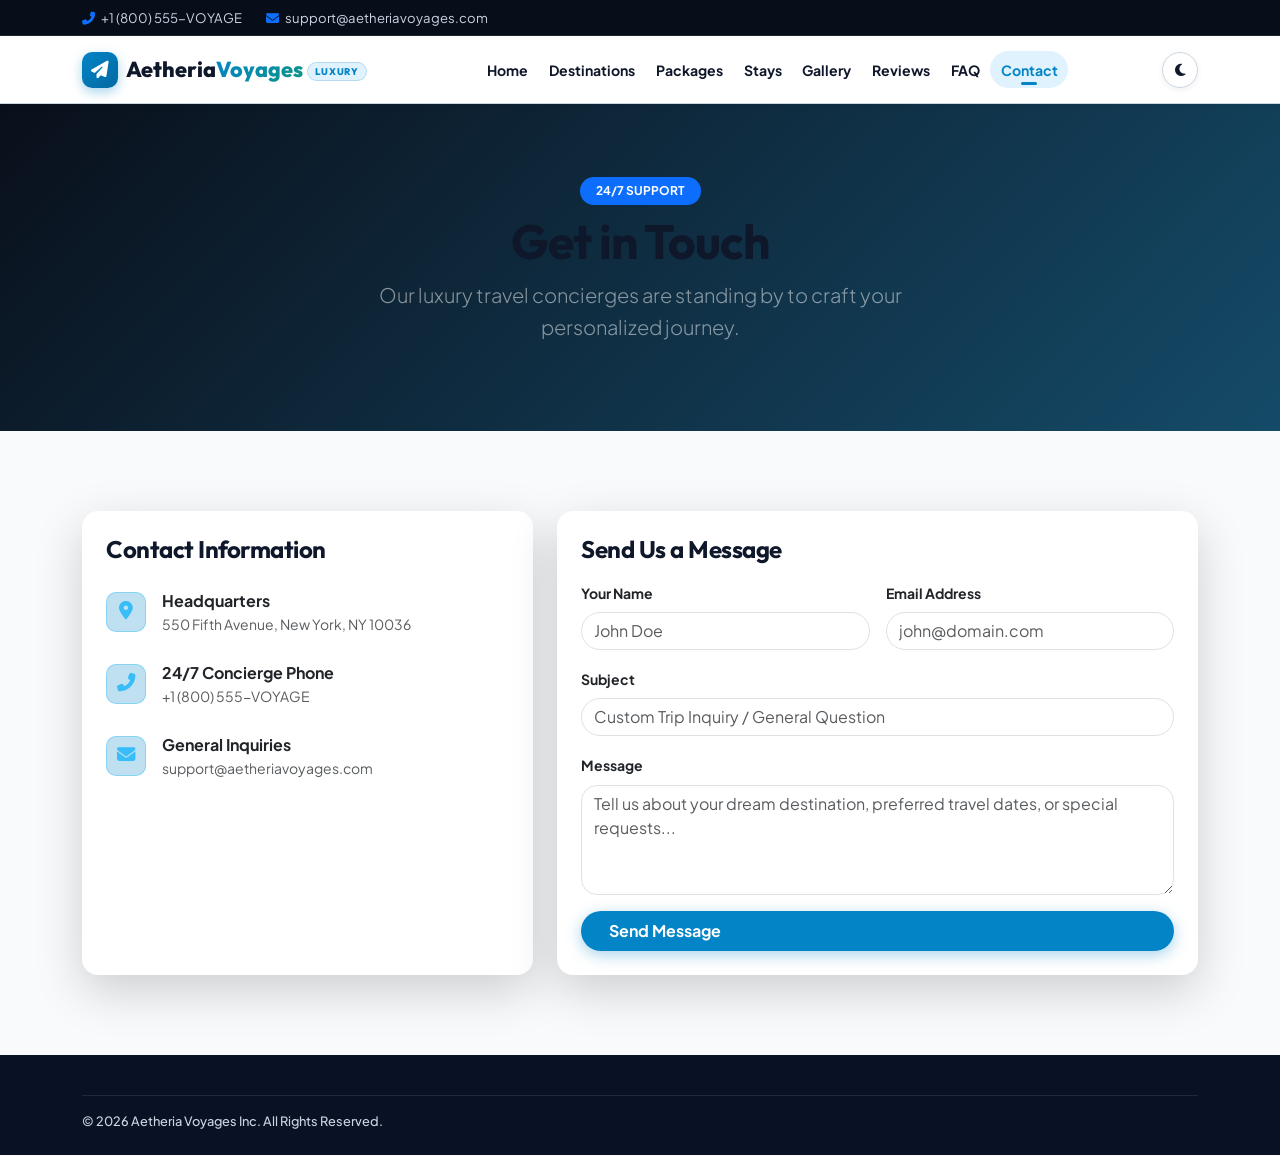
<file: contact.html>
<!DOCTYPE html>
<html lang="en" data-theme="light">
<head>
  <meta charset="UTF-8">
  <meta name="viewport" content="width=device-width, initial-scale=1.0">
  <title>Contact Us & Concierge | Aetheria Voyages</title>
  <meta name="description" content="Get in touch with 24/7 travel concierge team at Aetheria Voyages for custom travel itineraries and inquiries.">
  <meta name="keywords" content="contact travel agency, travel support, concierge team, travel inquiry">

  <link rel="preconnect" href="https://fonts.googleapis.com">
  <link rel="preconnect" href="https://fonts.gstatic.com" crossorigin>
  <link href="https://fonts.googleapis.com/css2?family=Outfit:wght@400;500;600;700;800&family=Plus+Jakarta+Sans:wght@400;500;600;700&display=swap" rel="stylesheet">
  <link href="https://cdn.jsdelivr.net/npm/bootstrap@5.3.2/dist/css/bootstrap.min.css" rel="stylesheet">
  <link rel="stylesheet" href="https://cdnjs.cloudflare.com/ajax/libs/font-awesome/6.4.2/css/all.min.css">

  <link rel="stylesheet" href="assets/css/base.css">
  <link rel="stylesheet" href="assets/css/navbar.css">
  <link rel="stylesheet" href="assets/css/chatbot-footer.css">
</head>
<body>

  <!-- Preloader Screen -->
  <div id="pagePreloader">
    <div class="preloader-brand-box">
      <div class="preloader-icon-glow"><i class="fas fa-paper-plane"></i></div>
      <h2 class="preloader-title">Aetheria <span>Voyages</span></h2>
      <span class="preloader-badge">LUXURY CELESTIAL ESCAPES</span>
      <div class="preloader-progress-track"><div class="preloader-progress-fill"></div></div>
      <span class="preloader-status">Loading Contact Us...</span>
    </div>
  </div>

  <!-- Top Announcement Bar -->
  <div class="top-bar d-none d-md-block">
    <div class="container">
      <div class="d-flex justify-content-between align-items-center">
        <div class="d-flex align-items-center gap-4">
          <span><i class="fas fa-phone-alt text-primary me-1"></i> +1 (800) 555-VOYAGE</span>
          <span><i class="fas fa-envelope text-primary me-1"></i> support@aetheriavoyages.com</span>
        </div>
      </div>
    </div>
  </div>

  <!-- Navbar -->
  <nav class="navbar navbar-expand-lg navbar-custom">
    <div class="container">
      <a class="navbar-brand navbar-brand-logo" href="index.html">
        <div class="brand-icon-box"><i class="fas fa-paper-plane"></i></div>
        <div><span>Aetheria</span><span class="text-gradient">Voyages</span><span class="brand-subtitle-badge">LUXURY</span></div>
      </a>
      <button class="navbar-toggler border-0 shadow-none" type="button" data-bs-toggle="offcanvas" data-bs-target="#mobileNavDrawer"><i class="fas fa-bars fs-3 text-main"></i></button>

      <div class="collapse navbar-collapse" id="navbarContent">
        <ul class="navbar-nav mx-auto mb-2 mb-lg-0">
          <li class="nav-item"><a class="nav-link nav-link-custom" href="index.html">Home</a></li>
          <li class="nav-item"><a class="nav-link nav-link-custom" href="destinations.html">Destinations</a></li>
          <li class="nav-item"><a class="nav-link nav-link-custom" href="packages.html">Packages</a></li>
          <li class="nav-item"><a class="nav-link nav-link-custom" href="stays.html">Stays</a></li>
          <li class="nav-item"><a class="nav-link nav-link-custom" href="gallery.html">Gallery</a></li>
          <li class="nav-item"><a class="nav-link nav-link-custom" href="reviews.html">Reviews</a></li>
          <li class="nav-item"><a class="nav-link nav-link-custom" href="faq.html">FAQ</a></li>
          <li class="nav-item"><a class="nav-link nav-link-custom active" href="contact.html">Contact</a></li>
        </ul>

        <div class="navbar-action-group">
          <button id="themeToggleBtn" class="action-icon-btn" title="Toggle Theme"><i id="themeIcon" class="fas fa-moon"></i></button>
        </div>
      </div>
    </div>
  </nav>

  <!-- Page Header -->
  <section class="bg-dark text-white py-5 text-center position-relative" style="background: linear-gradient(135deg, rgba(7, 13, 25, 0.9) 0%, rgba(2, 132, 199, 0.4) 100%), url('https://images.unsplash.com/photo-1522202176988-66273c2fd55f?auto=format&fit=crop&w=1600&q=80') center/cover;">
    <div class="container py-4">
      <span class="badge bg-primary px-3 py-2 rounded-pill mb-2">24/7 SUPPORT</span>
      <h1 class="fw-bold display-5">Get in Touch</h1>
      <p class="lead text-white-50 mx-auto" style="max-width: 600px;">Our luxury travel concierges are standing by to craft your personalized journey.</p>
    </div>
  </section>

  <!-- Contact Section -->
  <section id="contact" class="section-padding">
    <div class="container">
      <div class="row g-4">
        <div class="col-lg-5">
          <div class="card border-0 shadow-lg p-4 rounded-4 h-100 bg-card">
            <h4 class="fw-bold mb-4">Contact Information</h4>
            <div class="d-flex align-items-center gap-3 mb-4">
              <div class="trust-icon-wrap"><i class="fas fa-map-marker-alt"></i></div>
              <div>
                <div class="fw-bold">Headquarters</div>
                <div class="small text-muted">550 Fifth Avenue, New York, NY 10036</div>
              </div>
            </div>
            <div class="d-flex align-items-center gap-3 mb-4">
              <div class="trust-icon-wrap"><i class="fas fa-phone-alt"></i></div>
              <div>
                <div class="fw-bold">24/7 Concierge Phone</div>
                <div class="small text-muted">+1 (800) 555-VOYAGE</div>
              </div>
            </div>
            <div class="d-flex align-items-center gap-3 mb-4">
              <div class="trust-icon-wrap"><i class="fas fa-envelope"></i></div>
              <div>
                <div class="fw-bold">General Inquiries</div>
                <div class="small text-muted">support@aetheriavoyages.com</div>
              </div>
            </div>
          </div>
        </div>

        <div class="col-lg-7">
          <div class="card border-0 shadow-lg p-4 rounded-4 bg-card">
            <h4 class="fw-bold mb-3">Send Us a Message</h4>
            <form id="contactForm">
              <div class="row g-3">
                <div class="col-md-6">
                  <label class="form-label small fw-bold">Your Name</label>
                  <input type="text" class="form-control rounded-pill" required placeholder="John Doe">
                </div>
                <div class="col-md-6">
                  <label class="form-label small fw-bold">Email Address</label>
                  <input type="email" class="form-control rounded-pill" required placeholder="john@domain.com">
                </div>
                <div class="col-12">
                  <label class="form-label small fw-bold">Subject</label>
                  <input type="text" class="form-control rounded-pill" required placeholder="Custom Trip Inquiry / General Question">
                </div>
                <div class="col-12">
                  <label class="form-label small fw-bold">Message</label>
                  <textarea class="form-control rounded-4" rows="4" required placeholder="Tell us about your dream destination, preferred travel dates, or special requests..."></textarea>
                </div>
                <div class="col-12">
                  <button type="submit" class="btn btn-brand rounded-pill w-100 py-2 fw-bold">Send Message</button>
                </div>
              </div>
            </form>
          </div>
        </div>
      </div>
    </div>
  </section>

  <!-- Footer -->
  <footer class="footer-section">
    <div class="container">
      <div class="border-top border-secondary border-opacity-25 pt-3 d-flex justify-content-between align-items-center flex-wrap gap-2 small">
        <div class="footer-text-bright" style="font-size:0.8rem;">&copy; 2026 Aetheria Voyages Inc. All Rights Reserved.</div>
      </div>
    </div>
  </footer>

  <script src="https://cdn.jsdelivr.net/npm/bootstrap@5.3.2/dist/js/bootstrap.bundle.min.js"></script>
  <script src="assets/js/data.js"></script>
  <script src="assets/js/app.js"></script>
</body>
</html>
</file>
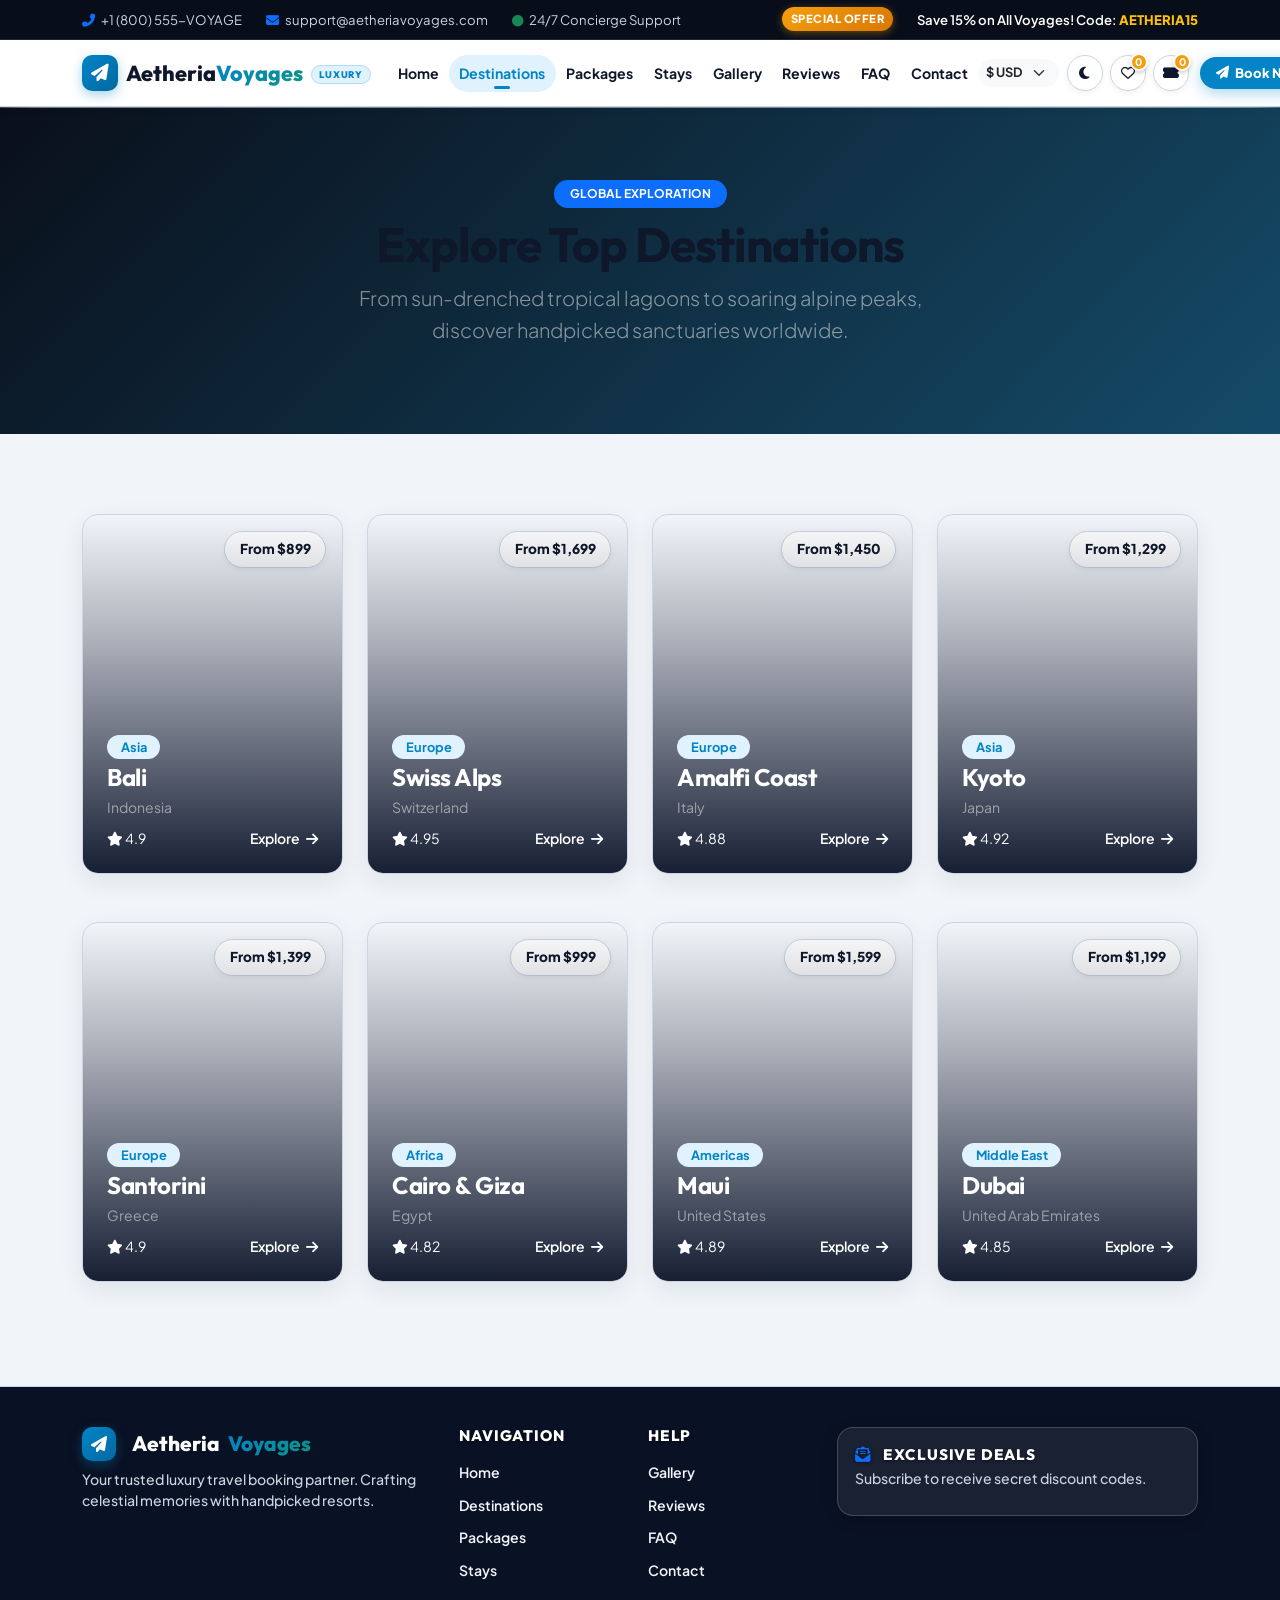
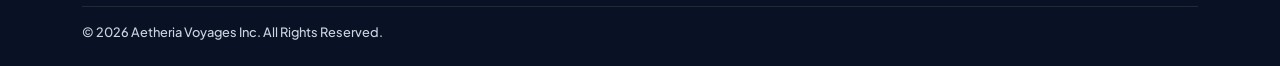
<file: destinations.html>
<!DOCTYPE html>
<html lang="en" data-theme="light">
<head>
  <meta charset="UTF-8">
  <meta name="viewport" content="width=device-width, initial-scale=1.0">
  <title>Popular Destinations | Aetheria Voyages</title>
  <meta name="description" content="Explore world-class luxury destinations, tropical islands, alpine retreats, and cultural sanctuaries with Aetheria Voyages.">
  <meta name="keywords" content="destinations, luxury travel, tropical beaches, alpine retreats, cultural sanctuaries, holiday booking">

  <!-- Google Fonts -->
  <link rel="preconnect" href="https://fonts.googleapis.com">
  <link rel="preconnect" href="https://fonts.gstatic.com" crossorigin>
  <link href="https://fonts.googleapis.com/css2?family=Outfit:wght@400;500;600;700;800&family=Plus+Jakarta+Sans:wght@400;500;600;700&display=swap" rel="stylesheet">

  <!-- Bootstrap 5 CSS & FontAwesome 6 -->
  <link href="https://cdn.jsdelivr.net/npm/bootstrap@5.3.2/dist/css/bootstrap.min.css" rel="stylesheet">
  <link rel="stylesheet" href="https://cdnjs.cloudflare.com/ajax/libs/font-awesome/6.4.2/css/all.min.css">

  <!-- Modular CSS Files -->
  <link rel="stylesheet" href="assets/css/base.css">
  <link rel="stylesheet" href="assets/css/navbar.css">
  <link rel="stylesheet" href="assets/css/destinations.css">
  <link rel="stylesheet" href="assets/css/chatbot-footer.css">
</head>
<body>

  <!-- Preloader Screen -->
  <div id="pagePreloader">
    <div class="preloader-brand-box">
      <div class="preloader-icon-glow"><i class="fas fa-paper-plane"></i></div>
      <h2 class="preloader-title">Aetheria <span>Voyages</span></h2>
      <span class="preloader-badge">LUXURY CELESTIAL ESCAPES</span>
      <div class="preloader-progress-track"><div class="preloader-progress-fill"></div></div>
      <span class="preloader-status">Loading Destinations...</span>
    </div>
  </div>

  <!-- Top Announcement Bar -->
  <div class="top-bar d-none d-md-block">
    <div class="container">
      <div class="d-flex justify-content-between align-items-center">
        <div class="d-flex align-items-center gap-4">
          <span><i class="fas fa-phone-alt text-primary me-1"></i> +1 (800) 555-VOYAGE</span>
          <span><i class="fas fa-envelope text-primary me-1"></i> support@aetheriavoyages.com</span>
          <span><i class="fas fa-circle text-success small me-1"></i> 24/7 Concierge Support</span>
        </div>
        <div class="d-flex align-items-center gap-3">
          <span class="promo-badge-top me-2">SPECIAL OFFER</span>
          <span class="text-white fw-semibold">Save 15% on All Voyages! Code: <strong class="text-warning">AETHERIA15</strong></span>
        </div>
      </div>
    </div>
  </div>

  <!-- Navbar -->
  <nav class="navbar navbar-expand-lg navbar-custom">
    <div class="container">
      <a class="navbar-brand navbar-brand-logo" href="index.html">
        <div class="brand-icon-box"><i class="fas fa-paper-plane"></i></div>
        <div>
          <span>Aetheria</span><span class="text-gradient">Voyages</span>
          <span class="brand-subtitle-badge">LUXURY</span>
        </div>
      </a>
      <button class="navbar-toggler border-0 shadow-none" type="button" data-bs-toggle="offcanvas" data-bs-target="#mobileNavDrawer">
        <i class="fas fa-bars fs-3 text-main"></i>
      </button>

      <div class="collapse navbar-collapse" id="navbarContent">
        <ul class="navbar-nav mx-auto mb-2 mb-lg-0">
          <li class="nav-item"><a class="nav-link nav-link-custom" href="index.html">Home</a></li>
          <li class="nav-item"><a class="nav-link nav-link-custom active" href="destinations.html">Destinations</a></li>
          <li class="nav-item"><a class="nav-link nav-link-custom" href="packages.html">Packages</a></li>
          <li class="nav-item"><a class="nav-link nav-link-custom" href="stays.html">Stays</a></li>
          <li class="nav-item"><a class="nav-link nav-link-custom" href="gallery.html">Gallery</a></li>
          <li class="nav-item"><a class="nav-link nav-link-custom" href="reviews.html">Reviews</a></li>
          <li class="nav-item"><a class="nav-link nav-link-custom" href="faq.html">FAQ</a></li>
          <li class="nav-item"><a class="nav-link nav-link-custom" href="contact.html">Contact</a></li>
        </ul>

        <div class="navbar-action-group">
          <select id="currencySelect" class="form-select form-select-sm border-0 bg-light text-dark fw-bold rounded-pill" style="width: auto; font-size: 0.8rem;">
            <option value="USD">$ USD</option>
            <option value="EUR">€ EUR</option>
            <option value="GBP">£ GBP</option>
            <option value="JPY">¥ JPY</option>
          </select>
          <button id="themeToggleBtn" class="action-icon-btn" title="Toggle Theme"><i id="themeIcon" class="fas fa-moon"></i></button>
          <button class="action-icon-btn" data-bs-toggle="offcanvas" data-bs-target="#wishlistOffcanvas"><i class="far fa-heart"></i><span id="wishlistCountBadge" class="badge-count">0</span></button>
          <button class="action-icon-btn" data-bs-toggle="offcanvas" data-bs-target="#bookingsOffcanvas"><i class="fas fa-ticket-alt"></i><span id="bookingsCountBadge" class="badge-count">0</span></button>
          <a href="packages.html" class="btn btn-brand rounded-pill nav-btn-book ms-1"><i class="fas fa-paper-plane"></i> Book Now</a>
        </div>
      </div>
    </div>
  </nav>

  <!-- Page Header -->
  <section class="bg-dark text-white py-5 text-center position-relative" style="background: linear-gradient(135deg, rgba(7, 13, 25, 0.9) 0%, rgba(2, 132, 199, 0.4) 100%), url('https://images.unsplash.com/photo-1507525428034-b723cf961d3e?auto=format&fit=crop&w=1600&q=80') center/cover;">
    <div class="container py-4">
      <span class="badge bg-primary px-3 py-2 rounded-pill mb-2">GLOBAL EXPLORATION</span>
      <h1 class="fw-bold display-5">Explore Top Destinations</h1>
      <p class="lead text-white-50 mx-auto" style="max-width: 600px;">From sun-drenched tropical lagoons to soaring alpine peaks, discover handpicked sanctuaries worldwide.</p>
    </div>
  </section>

  <!-- Destinations Section -->
  <section id="destinations" class="section-padding bg-section-alt">
    <div class="container">
      <div id="destinationsGrid" class="row g-4">
        <!-- Rendered dynamically via JS -->
      </div>
    </div>
  </section>

  <!-- Footer -->
  <footer class="footer-section">
    <div class="container">
      <div class="row g-3 mb-3">
        <div class="col-lg-4 col-md-6">
          <a class="navbar-brand navbar-brand-logo text-white mb-2 d-inline-flex align-items-center" href="index.html">
            <div class="brand-icon-box me-2" style="width:34px; height:34px; font-size:1rem;"><i class="fas fa-paper-plane"></i></div>
            <span style="font-size:1.3rem; color:#ffffff;">Aetheria</span><span class="text-gradient" style="font-size:1.3rem;">Voyages</span>
          </a>
          <p class="footer-text-bright mb-2">Your trusted luxury travel booking partner. Crafting celestial memories with handpicked resorts.</p>
        </div>
        <div class="col-lg-2 col-6">
          <h6 class="footer-title">Navigation</h6>
          <ul class="footer-links">
            <li><a href="index.html">Home</a></li>
            <li><a href="destinations.html">Destinations</a></li>
            <li><a href="packages.html">Packages</a></li>
            <li><a href="stays.html">Stays</a></li>
          </ul>
        </div>
        <div class="col-lg-2 col-6">
          <h6 class="footer-title">Help</h6>
          <ul class="footer-links">
            <li><a href="gallery.html">Gallery</a></li>
            <li><a href="reviews.html">Reviews</a></li>
            <li><a href="faq.html">FAQ</a></li>
            <li><a href="contact.html">Contact</a></li>
          </ul>
        </div>
        <div class="col-lg-4 col-md-6">
          <div class="footer-newsletter-box">
            <h6 class="footer-title mb-1"><i class="fas fa-envelope-open-text text-primary me-2"></i> Exclusive Deals</h6>
            <p class="footer-text-bright mb-2">Subscribe to receive secret discount codes.</p>
          </div>
        </div>
      </div>
      <div class="border-top border-secondary border-opacity-25 pt-3 d-flex justify-content-between align-items-center flex-wrap gap-2 small">
        <div class="footer-text-bright" style="font-size:0.8rem;">&copy; 2026 Aetheria Voyages Inc. All Rights Reserved.</div>
      </div>
    </div>
  </footer>

  <script src="https://cdn.jsdelivr.net/npm/bootstrap@5.3.2/dist/js/bootstrap.bundle.min.js"></script>
  <script src="assets/js/data.js"></script>
  <script src="assets/js/app.js"></script>
</body>
</html>
</file>
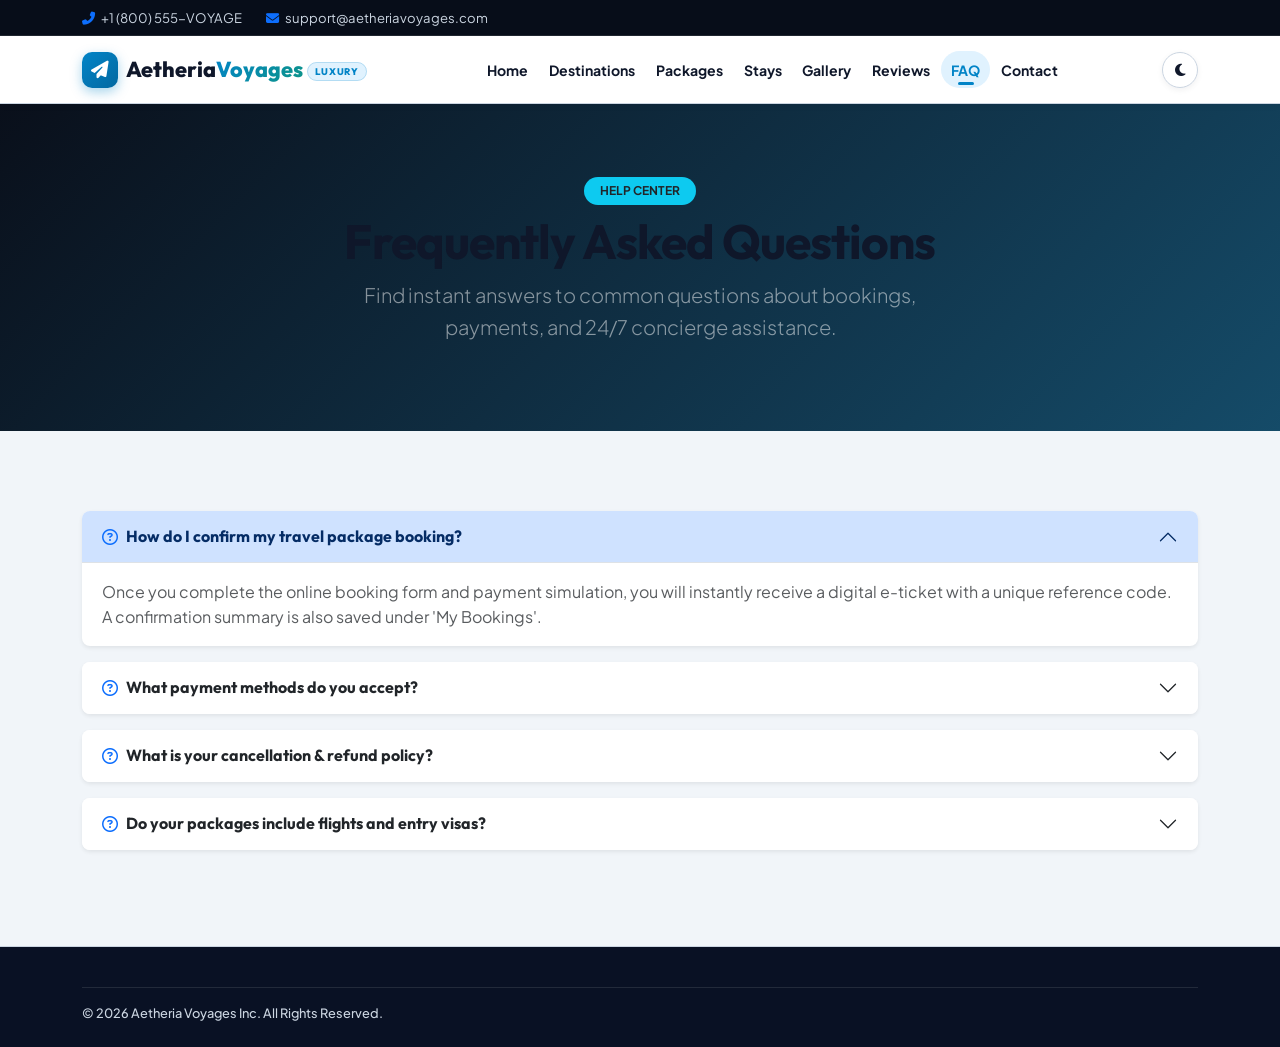
<file: faq.html>
<!DOCTYPE html>
<html lang="en" data-theme="light">
<head>
  <meta charset="UTF-8">
  <meta name="viewport" content="width=device-width, initial-scale=1.0">
  <title>Help & FAQ | Aetheria Voyages</title>
  <meta name="description" content="Frequently asked questions about travel booking, cancellation policies, digital e-tickets, and concierge support.">
  <meta name="keywords" content="travel FAQ, booking help, cancellation policy, e-tickets, concierge support">

  <link rel="preconnect" href="https://fonts.googleapis.com">
  <link rel="preconnect" href="https://fonts.gstatic.com" crossorigin>
  <link href="https://fonts.googleapis.com/css2?family=Outfit:wght@400;500;600;700;800&family=Plus+Jakarta+Sans:wght@400;500;600;700&display=swap" rel="stylesheet">
  <link href="https://cdn.jsdelivr.net/npm/bootstrap@5.3.2/dist/css/bootstrap.min.css" rel="stylesheet">
  <link rel="stylesheet" href="https://cdnjs.cloudflare.com/ajax/libs/font-awesome/6.4.2/css/all.min.css">

  <link rel="stylesheet" href="assets/css/base.css">
  <link rel="stylesheet" href="assets/css/navbar.css">
  <link rel="stylesheet" href="assets/css/reviews-faq.css">
  <link rel="stylesheet" href="assets/css/chatbot-footer.css">
</head>
<body>

  <!-- Preloader Screen -->
  <div id="pagePreloader">
    <div class="preloader-brand-box">
      <div class="preloader-icon-glow"><i class="fas fa-paper-plane"></i></div>
      <h2 class="preloader-title">Aetheria <span>Voyages</span></h2>
      <span class="preloader-badge">LUXURY CELESTIAL ESCAPES</span>
      <div class="preloader-progress-track"><div class="preloader-progress-fill"></div></div>
      <span class="preloader-status">Loading FAQ...</span>
    </div>
  </div>

  <!-- Top Announcement Bar -->
  <div class="top-bar d-none d-md-block">
    <div class="container">
      <div class="d-flex justify-content-between align-items-center">
        <div class="d-flex align-items-center gap-4">
          <span><i class="fas fa-phone-alt text-primary me-1"></i> +1 (800) 555-VOYAGE</span>
          <span><i class="fas fa-envelope text-primary me-1"></i> support@aetheriavoyages.com</span>
        </div>
      </div>
    </div>
  </div>

  <!-- Navbar -->
  <nav class="navbar navbar-expand-lg navbar-custom">
    <div class="container">
      <a class="navbar-brand navbar-brand-logo" href="index.html">
        <div class="brand-icon-box"><i class="fas fa-paper-plane"></i></div>
        <div><span>Aetheria</span><span class="text-gradient">Voyages</span><span class="brand-subtitle-badge">LUXURY</span></div>
      </a>
      <button class="navbar-toggler border-0 shadow-none" type="button" data-bs-toggle="offcanvas" data-bs-target="#mobileNavDrawer"><i class="fas fa-bars fs-3 text-main"></i></button>

      <div class="collapse navbar-collapse" id="navbarContent">
        <ul class="navbar-nav mx-auto mb-2 mb-lg-0">
          <li class="nav-item"><a class="nav-link nav-link-custom" href="index.html">Home</a></li>
          <li class="nav-item"><a class="nav-link nav-link-custom" href="destinations.html">Destinations</a></li>
          <li class="nav-item"><a class="nav-link nav-link-custom" href="packages.html">Packages</a></li>
          <li class="nav-item"><a class="nav-link nav-link-custom" href="stays.html">Stays</a></li>
          <li class="nav-item"><a class="nav-link nav-link-custom" href="gallery.html">Gallery</a></li>
          <li class="nav-item"><a class="nav-link nav-link-custom" href="reviews.html">Reviews</a></li>
          <li class="nav-item"><a class="nav-link nav-link-custom active" href="faq.html">FAQ</a></li>
          <li class="nav-item"><a class="nav-link nav-link-custom" href="contact.html">Contact</a></li>
        </ul>

        <div class="navbar-action-group">
          <button id="themeToggleBtn" class="action-icon-btn" title="Toggle Theme"><i id="themeIcon" class="fas fa-moon"></i></button>
        </div>
      </div>
    </div>
  </nav>

  <!-- Page Header -->
  <section class="bg-dark text-white py-5 text-center position-relative" style="background: linear-gradient(135deg, rgba(7, 13, 25, 0.9) 0%, rgba(2, 132, 199, 0.4) 100%), url('https://images.unsplash.com/photo-1454165804606-c3d57bc86b40?auto=format&fit=crop&w=1600&q=80') center/cover;">
    <div class="container py-4">
      <span class="badge bg-info text-dark px-3 py-2 rounded-pill mb-2">HELP CENTER</span>
      <h1 class="fw-bold display-5">Frequently Asked Questions</h1>
      <p class="lead text-white-50 mx-auto" style="max-width: 600px;">Find instant answers to common questions about bookings, payments, and 24/7 concierge assistance.</p>
    </div>
  </section>

  <!-- FAQ Section -->
  <section id="faq" class="section-padding">
    <div class="container max-width-800">
      <div class="accordion accordion-custom" id="faqAccordion"></div>
    </div>
  </section>

  <!-- Footer -->
  <footer class="footer-section">
    <div class="container">
      <div class="border-top border-secondary border-opacity-25 pt-3 d-flex justify-content-between align-items-center flex-wrap gap-2 small">
        <div class="footer-text-bright" style="font-size:0.8rem;">&copy; 2026 Aetheria Voyages Inc. All Rights Reserved.</div>
      </div>
    </div>
  </footer>

  <script src="https://cdn.jsdelivr.net/npm/bootstrap@5.3.2/dist/js/bootstrap.bundle.min.js"></script>
  <script src="assets/js/data.js"></script>
  <script src="assets/js/app.js"></script>
</body>
</html>
</file>
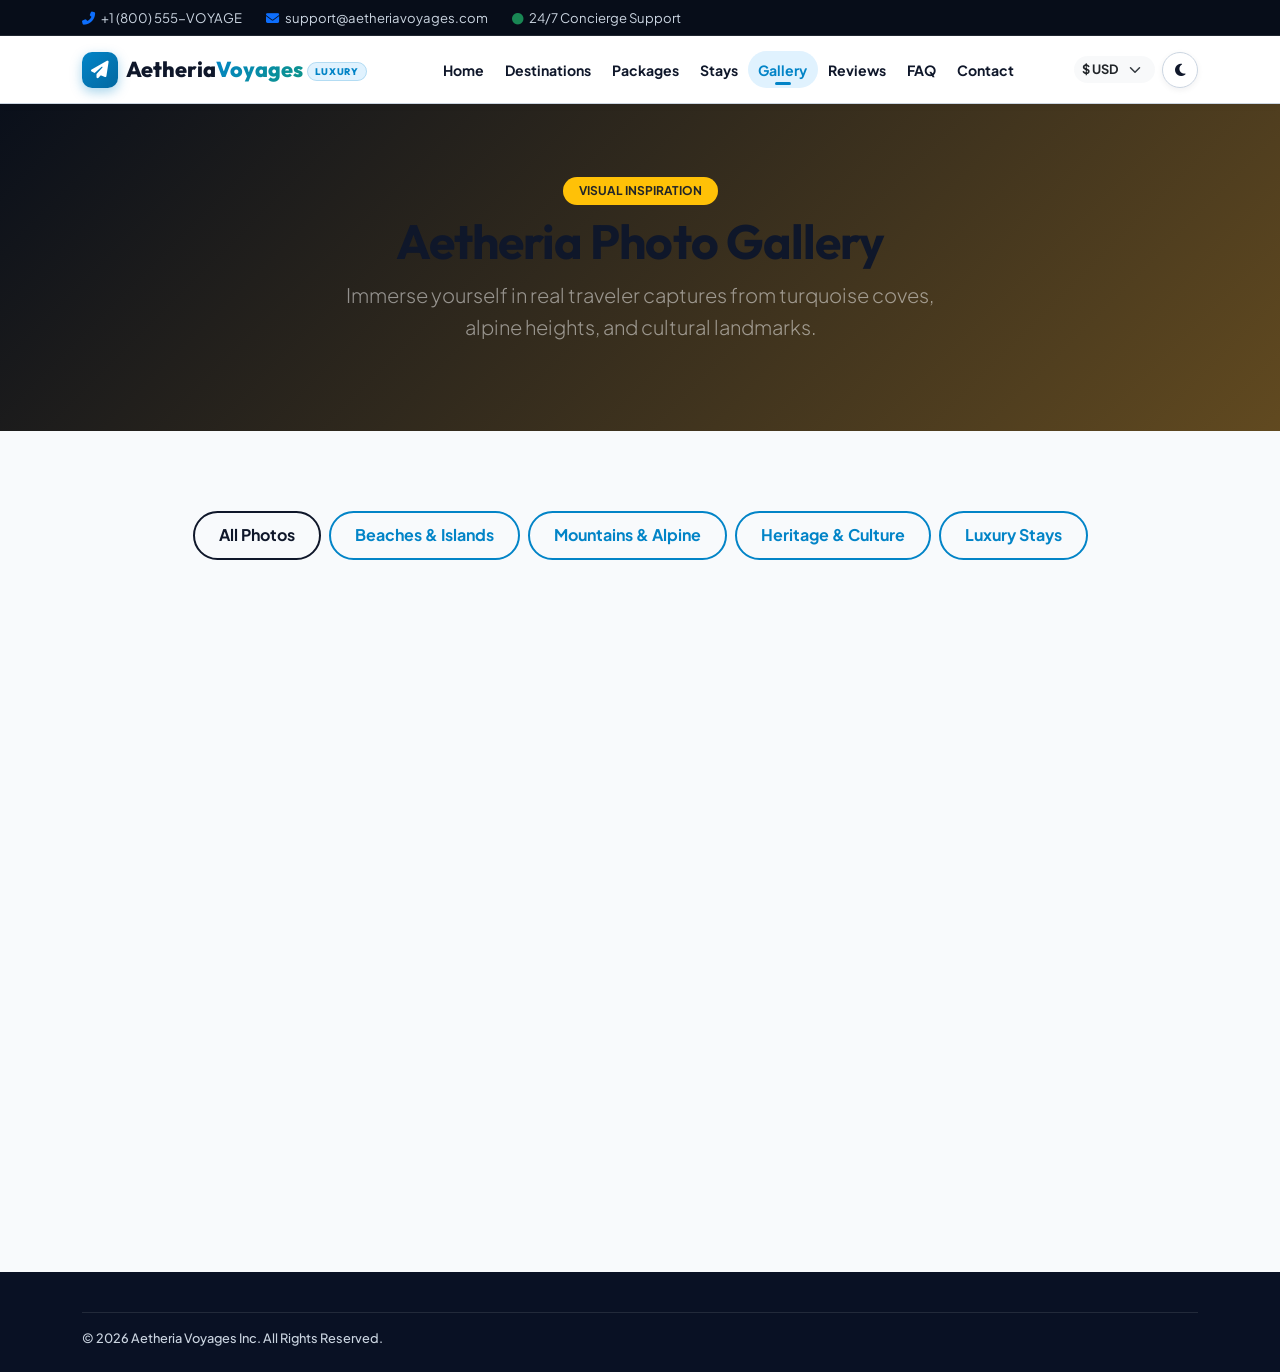
<file: gallery.html>
<!DOCTYPE html>
<html lang="en" data-theme="light">
<head>
  <meta charset="UTF-8">
  <meta name="viewport" content="width=device-width, initial-scale=1.0">
  <title>Travel Photo Gallery | Aetheria Voyages</title>
  <meta name="description" content="Visual inspiration from real traveler captures around the world with Aetheria Voyages.">
  <meta name="keywords" content="travel gallery, photo gallery, luxury travel photos, beach photography, mountain captures">

  <link rel="preconnect" href="https://fonts.googleapis.com">
  <link rel="preconnect" href="https://fonts.gstatic.com" crossorigin>
  <link href="https://fonts.googleapis.com/css2?family=Outfit:wght@400;500;600;700;800&family=Plus+Jakarta+Sans:wght@400;500;600;700&display=swap" rel="stylesheet">
  <link href="https://cdn.jsdelivr.net/npm/bootstrap@5.3.2/dist/css/bootstrap.min.css" rel="stylesheet">
  <link rel="stylesheet" href="https://cdnjs.cloudflare.com/ajax/libs/font-awesome/6.4.2/css/all.min.css">

  <link rel="stylesheet" href="assets/css/base.css">
  <link rel="stylesheet" href="assets/css/navbar.css">
  <link rel="stylesheet" href="assets/css/gallery.css">
  <link rel="stylesheet" href="assets/css/chatbot-footer.css">
</head>
<body>

  <!-- Preloader Screen -->
  <div id="pagePreloader">
    <div class="preloader-brand-box">
      <div class="preloader-icon-glow"><i class="fas fa-paper-plane"></i></div>
      <h2 class="preloader-title">Aetheria <span>Voyages</span></h2>
      <span class="preloader-badge">LUXURY CELESTIAL ESCAPES</span>
      <div class="preloader-progress-track"><div class="preloader-progress-fill"></div></div>
      <span class="preloader-status">Loading Gallery...</span>
    </div>
  </div>

  <!-- Top Announcement Bar -->
  <div class="top-bar d-none d-md-block">
    <div class="container">
      <div class="d-flex justify-content-between align-items-center">
        <div class="d-flex align-items-center gap-4">
          <span><i class="fas fa-phone-alt text-primary me-1"></i> +1 (800) 555-VOYAGE</span>
          <span><i class="fas fa-envelope text-primary me-1"></i> support@aetheriavoyages.com</span>
          <span><i class="fas fa-circle text-success small me-1"></i> 24/7 Concierge Support</span>
        </div>
      </div>
    </div>
  </div>

  <!-- Navbar -->
  <nav class="navbar navbar-expand-lg navbar-custom">
    <div class="container">
      <a class="navbar-brand navbar-brand-logo" href="index.html">
        <div class="brand-icon-box"><i class="fas fa-paper-plane"></i></div>
        <div><span>Aetheria</span><span class="text-gradient">Voyages</span><span class="brand-subtitle-badge">LUXURY</span></div>
      </a>
      <button class="navbar-toggler border-0 shadow-none" type="button" data-bs-toggle="offcanvas" data-bs-target="#mobileNavDrawer"><i class="fas fa-bars fs-3 text-main"></i></button>

      <div class="collapse navbar-collapse" id="navbarContent">
        <ul class="navbar-nav mx-auto mb-2 mb-lg-0">
          <li class="nav-item"><a class="nav-link nav-link-custom" href="index.html">Home</a></li>
          <li class="nav-item"><a class="nav-link nav-link-custom" href="destinations.html">Destinations</a></li>
          <li class="nav-item"><a class="nav-link nav-link-custom" href="packages.html">Packages</a></li>
          <li class="nav-item"><a class="nav-link nav-link-custom" href="stays.html">Stays</a></li>
          <li class="nav-item"><a class="nav-link nav-link-custom active" href="gallery.html">Gallery</a></li>
          <li class="nav-item"><a class="nav-link nav-link-custom" href="reviews.html">Reviews</a></li>
          <li class="nav-item"><a class="nav-link nav-link-custom" href="faq.html">FAQ</a></li>
          <li class="nav-item"><a class="nav-link nav-link-custom" href="contact.html">Contact</a></li>
        </ul>

        <div class="navbar-action-group">
          <select id="currencySelect" class="form-select form-select-sm border-0 bg-light text-dark fw-bold rounded-pill" style="width: auto; font-size: 0.8rem;">
            <option value="USD">$ USD</option><option value="EUR">€ EUR</option><option value="GBP">£ GBP</option><option value="JPY">¥ JPY</option>
          </select>
          <button id="themeToggleBtn" class="action-icon-btn" title="Toggle Theme"><i id="themeIcon" class="fas fa-moon"></i></button>
        </div>
      </div>
    </div>
  </nav>

  <!-- Page Header -->
  <section class="bg-dark text-white py-5 text-center position-relative" style="background: linear-gradient(135deg, rgba(7, 13, 25, 0.9) 0%, rgba(245, 158, 11, 0.3) 100%), url('https://images.unsplash.com/photo-1469854523086-cc02fe5d8800?auto=format&fit=crop&w=1600&q=80') center/cover;">
    <div class="container py-4">
      <span class="badge bg-warning text-dark px-3 py-2 rounded-pill mb-2">VISUAL INSPIRATION</span>
      <h1 class="fw-bold display-5">Aetheria Photo Gallery</h1>
      <p class="lead text-white-50 mx-auto" style="max-width: 600px;">Immerse yourself in real traveler captures from turquoise coves, alpine heights, and cultural landmarks.</p>
    </div>
  </section>

  <!-- Gallery Section -->
  <section id="gallery" class="section-padding">
    <div class="container">
      <div class="d-flex justify-content-center gap-2 mb-4 flex-wrap">
        <button class="btn btn-outline-brand rounded-pill gallery-filter-btn active" onclick="filterGallery('All', this)">All Photos</button>
        <button class="btn btn-outline-brand rounded-pill gallery-filter-btn" onclick="filterGallery('Beaches', this)">Beaches & Islands</button>
        <button class="btn btn-outline-brand rounded-pill gallery-filter-btn" onclick="filterGallery('Mountains', this)">Mountains & Alpine</button>
        <button class="btn btn-outline-brand rounded-pill gallery-filter-btn" onclick="filterGallery('Culture', this)">Heritage & Culture</button>
        <button class="btn btn-outline-brand rounded-pill gallery-filter-btn" onclick="filterGallery('Luxury', this)">Luxury Stays</button>
      </div>

      <div id="galleryGrid" class="row"></div>
    </div>
  </section>

  <!-- Footer -->
  <footer class="footer-section">
    <div class="container">
      <div class="border-top border-secondary border-opacity-25 pt-3 d-flex justify-content-between align-items-center flex-wrap gap-2 small">
        <div class="footer-text-bright" style="font-size:0.8rem;">&copy; 2026 Aetheria Voyages Inc. All Rights Reserved.</div>
      </div>
    </div>
  </footer>

  <script src="https://cdn.jsdelivr.net/npm/bootstrap@5.3.2/dist/js/bootstrap.bundle.min.js"></script>
  <script src="assets/js/data.js"></script>
  <script src="assets/js/app.js"></script>
</body>
</html>
</file>
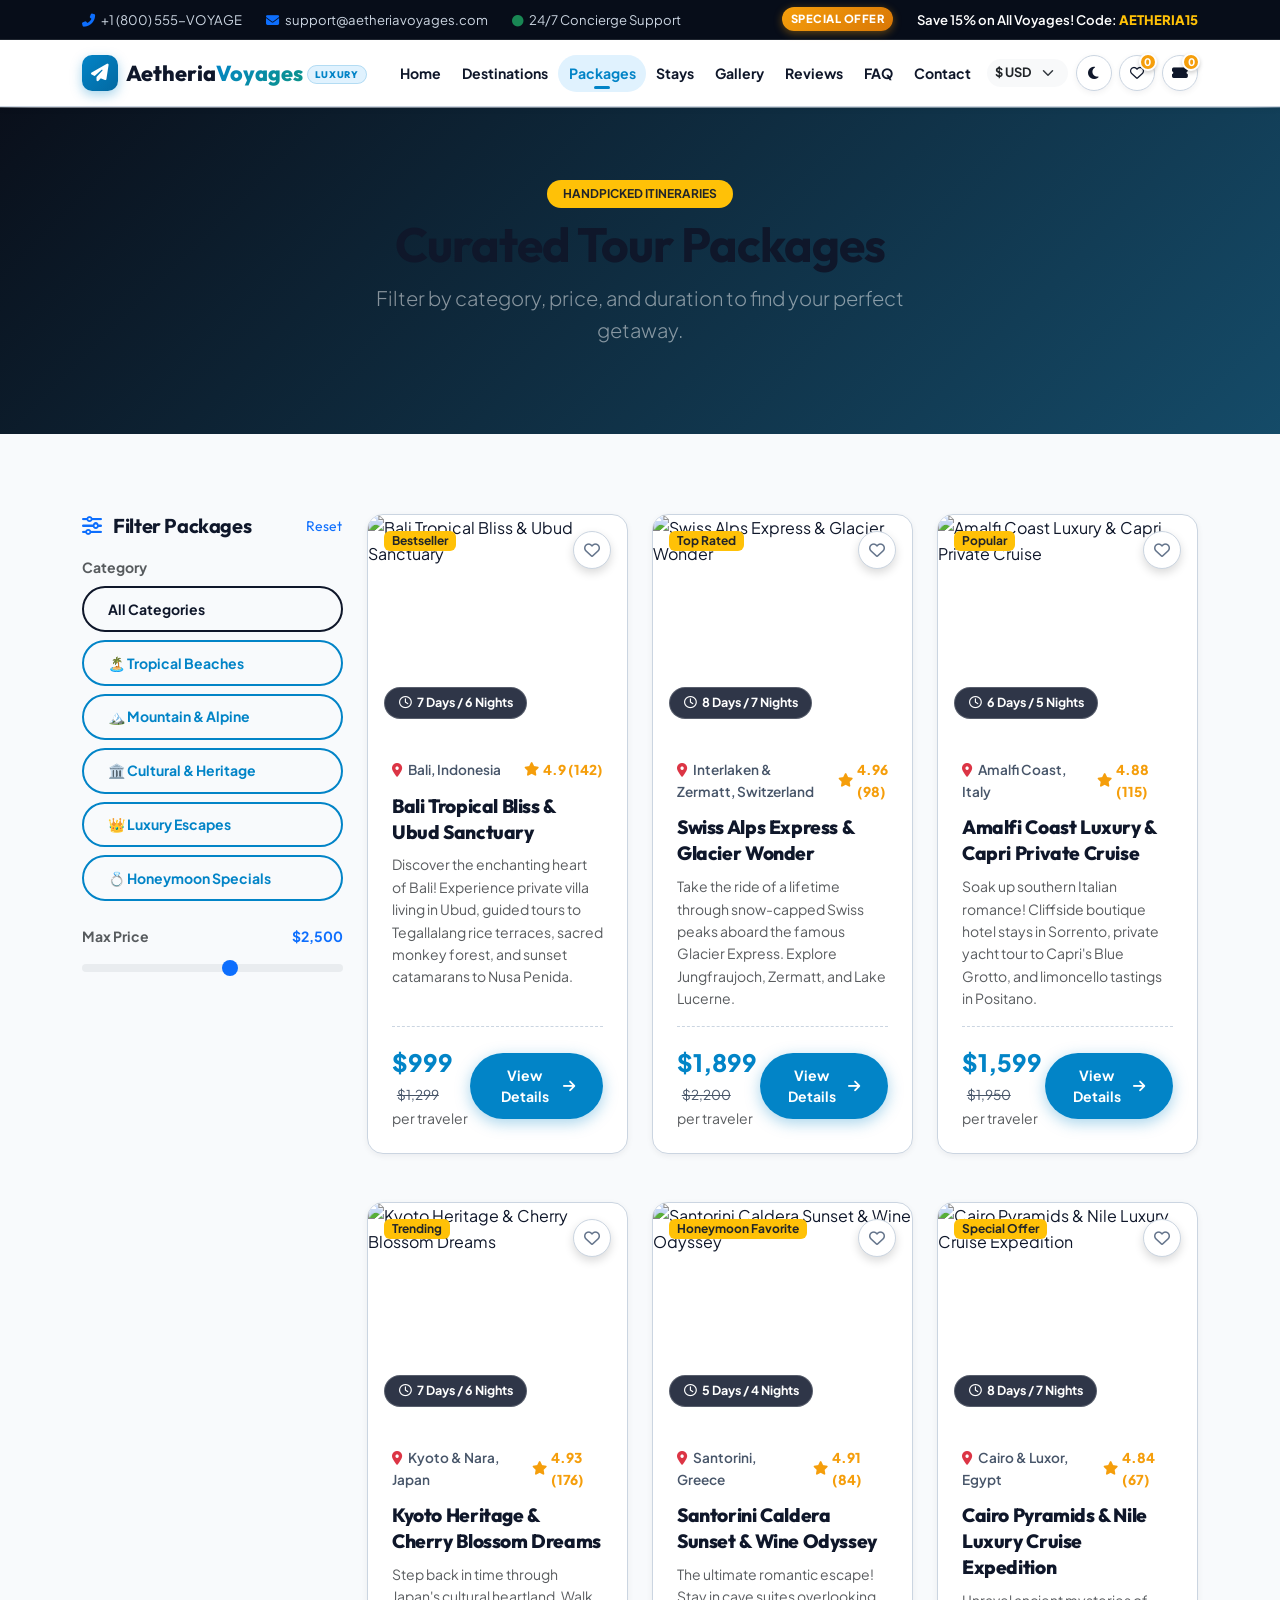
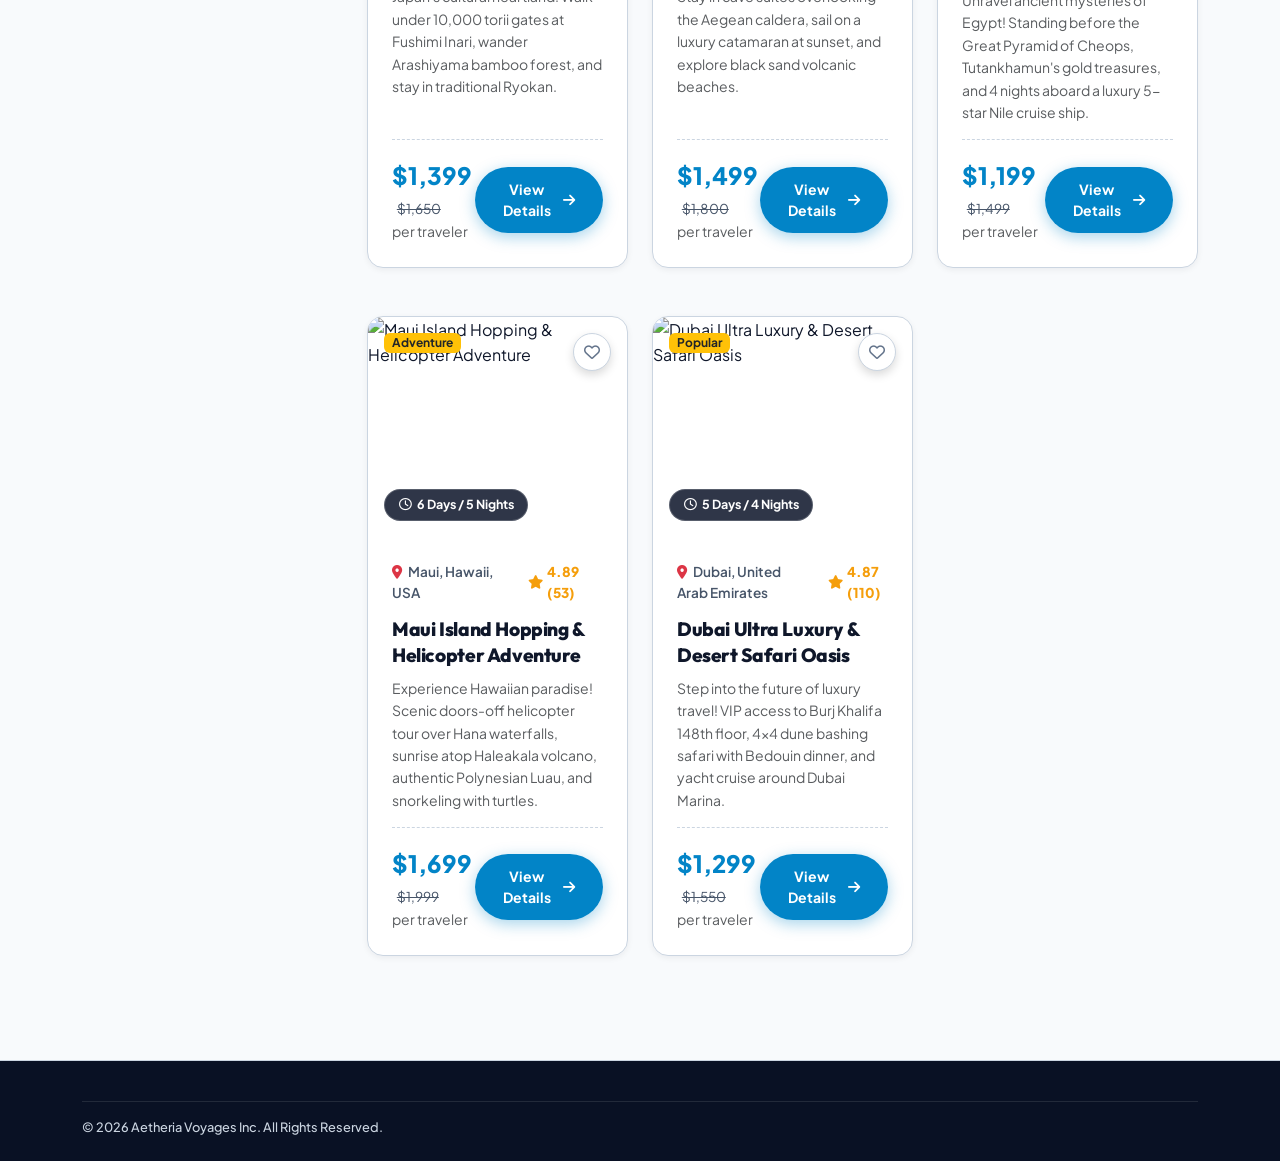
<file: packages.html>
<!DOCTYPE html>
<html lang="en" data-theme="light">
<head>
  <meta charset="UTF-8">
  <meta name="viewport" content="width=device-width, initial-scale=1.0">
  <title>Curated Tour Packages | Aetheria Voyages</title>
  <meta name="description" content="Browse and book handpicked 5-star tour packages, private itineraries, all-inclusive luxury getaways with Aetheria Voyages.">
  <meta name="keywords" content="tour packages, travel deals, luxury vacations, resort booking, tropical holidays">

  <link rel="preconnect" href="https://fonts.googleapis.com">
  <link rel="preconnect" href="https://fonts.gstatic.com" crossorigin>
  <link href="https://fonts.googleapis.com/css2?family=Outfit:wght@400;500;600;700;800&family=Plus+Jakarta+Sans:wght@400;500;600;700&display=swap" rel="stylesheet">
  <link href="https://cdn.jsdelivr.net/npm/bootstrap@5.3.2/dist/css/bootstrap.min.css" rel="stylesheet">
  <link rel="stylesheet" href="https://cdnjs.cloudflare.com/ajax/libs/font-awesome/6.4.2/css/all.min.css">

  <link rel="stylesheet" href="assets/css/base.css">
  <link rel="stylesheet" href="assets/css/navbar.css">
  <link rel="stylesheet" href="assets/css/packages.css">
  <link rel="stylesheet" href="assets/css/booking.css">
  <link rel="stylesheet" href="assets/css/chatbot-footer.css">
</head>
<body>

  <!-- Preloader Screen -->
  <div id="pagePreloader">
    <div class="preloader-brand-box">
      <div class="preloader-icon-glow"><i class="fas fa-paper-plane"></i></div>
      <h2 class="preloader-title">Aetheria <span>Voyages</span></h2>
      <span class="preloader-badge">LUXURY CELESTIAL ESCAPES</span>
      <div class="preloader-progress-track"><div class="preloader-progress-fill"></div></div>
      <span class="preloader-status">Loading Tour Packages...</span>
    </div>
  </div>

  <!-- Top Announcement Bar -->
  <div class="top-bar d-none d-md-block">
    <div class="container">
      <div class="d-flex justify-content-between align-items-center">
        <div class="d-flex align-items-center gap-4">
          <span><i class="fas fa-phone-alt text-primary me-1"></i> +1 (800) 555-VOYAGE</span>
          <span><i class="fas fa-envelope text-primary me-1"></i> support@aetheriavoyages.com</span>
          <span><i class="fas fa-circle text-success small me-1"></i> 24/7 Concierge Support</span>
        </div>
        <div class="d-flex align-items-center gap-3">
          <span class="promo-badge-top me-2">SPECIAL OFFER</span>
          <span class="text-white fw-semibold">Save 15% on All Voyages! Code: <strong class="text-warning">AETHERIA15</strong></span>
        </div>
      </div>
    </div>
  </div>

  <!-- Navbar -->
  <nav class="navbar navbar-expand-lg navbar-custom">
    <div class="container">
      <a class="navbar-brand navbar-brand-logo" href="index.html">
        <div class="brand-icon-box"><i class="fas fa-paper-plane"></i></div>
        <div><span>Aetheria</span><span class="text-gradient">Voyages</span><span class="brand-subtitle-badge">LUXURY</span></div>
      </a>
      <button class="navbar-toggler border-0 shadow-none" type="button" data-bs-toggle="offcanvas" data-bs-target="#mobileNavDrawer"><i class="fas fa-bars fs-3 text-main"></i></button>

      <div class="collapse navbar-collapse" id="navbarContent">
        <ul class="navbar-nav mx-auto mb-2 mb-lg-0">
          <li class="nav-item"><a class="nav-link nav-link-custom" href="index.html">Home</a></li>
          <li class="nav-item"><a class="nav-link nav-link-custom" href="destinations.html">Destinations</a></li>
          <li class="nav-item"><a class="nav-link nav-link-custom active" href="packages.html">Packages</a></li>
          <li class="nav-item"><a class="nav-link nav-link-custom" href="stays.html">Stays</a></li>
          <li class="nav-item"><a class="nav-link nav-link-custom" href="gallery.html">Gallery</a></li>
          <li class="nav-item"><a class="nav-link nav-link-custom" href="reviews.html">Reviews</a></li>
          <li class="nav-item"><a class="nav-link nav-link-custom" href="faq.html">FAQ</a></li>
          <li class="nav-item"><a class="nav-link nav-link-custom" href="contact.html">Contact</a></li>
        </ul>

        <div class="navbar-action-group">
          <select id="currencySelect" class="form-select form-select-sm border-0 bg-light text-dark fw-bold rounded-pill" style="width: auto; font-size: 0.8rem;">
            <option value="USD">$ USD</option><option value="EUR">€ EUR</option><option value="GBP">£ GBP</option><option value="JPY">¥ JPY</option>
          </select>
          <button id="themeToggleBtn" class="action-icon-btn" title="Toggle Theme"><i id="themeIcon" class="fas fa-moon"></i></button>
          <button class="action-icon-btn" data-bs-toggle="offcanvas" data-bs-target="#wishlistOffcanvas"><i class="far fa-heart"></i><span id="wishlistCountBadge" class="badge-count">0</span></button>
          <button class="action-icon-btn" data-bs-toggle="offcanvas" data-bs-target="#bookingsOffcanvas"><i class="fas fa-ticket-alt"></i><span id="bookingsCountBadge" class="badge-count">0</span></button>
        </div>
      </div>
    </div>
  </nav>

  <!-- Page Header -->
  <section class="bg-dark text-white py-5 text-center position-relative" style="background: linear-gradient(135deg, rgba(7, 13, 25, 0.9) 0%, rgba(2, 132, 199, 0.4) 100%), url('https://images.unsplash.com/photo-1506929562872-bb421503ef21?auto=format&fit=crop&w=1600&q=80') center/cover;">
    <div class="container py-4">
      <span class="badge bg-warning text-dark px-3 py-2 rounded-pill mb-2">HANDPICKED ITINERARIES</span>
      <h1 class="fw-bold display-5">Curated Tour Packages</h1>
      <p class="lead text-white-50 mx-auto" style="max-width: 600px;">Filter by category, price, and duration to find your perfect getaway.</p>
    </div>
  </section>

  <!-- Main Packages Catalog -->
  <section id="packages" class="section-padding">
    <div class="container">
      <div class="row g-4">
        <!-- Sidebar Filters -->
        <div class="col-lg-3">
          <div class="filter-card">
            <h5 class="fw-bold mb-3 d-flex justify-content-between align-items-center">
              <span><i class="fas fa-sliders-h text-primary me-2"></i> Filter Packages</span>
              <button id="resetFiltersBtn" class="btn btn-link btn-sm text-decoration-none p-0">Reset</button>
            </h5>
            <div class="mb-4">
              <label class="form-label small fw-bold text-muted">Category</label>
              <div class="d-flex flex-column gap-2" id="categoryFilterGroup">
                <button class="btn btn-outline-brand rounded-pill btn-sm text-start filter-cat-btn active" data-category="All">All Categories</button>
                <button class="btn btn-outline-brand rounded-pill btn-sm text-start filter-cat-btn" data-category="Tropical">🏝️ Tropical Beaches</button>
                <button class="btn btn-outline-brand rounded-pill btn-sm text-start filter-cat-btn" data-category="Mountain">🏔️ Mountain & Alpine</button>
                <button class="btn btn-outline-brand rounded-pill btn-sm text-start filter-cat-btn" data-category="Cultural">🏛️ Cultural & Heritage</button>
                <button class="btn btn-outline-brand rounded-pill btn-sm text-start filter-cat-btn" data-category="Luxury">👑 Luxury Escapes</button>
                <button class="btn btn-outline-brand rounded-pill btn-sm text-start filter-cat-btn" data-category="Honeymoon">💍 Honeymoon Specials</button>
              </div>
            </div>
            <div class="mb-4">
              <label class="form-label small fw-bold text-muted d-flex justify-content-between">
                <span>Max Price</span><span id="priceRangeVal" class="text-primary fw-bold">$2,500</span>
              </label>
              <input type="range" class="form-range" id="priceRange" min="500" max="4000" step="100" value="2500">
            </div>
          </div>
        </div>

        <!-- Packages Grid -->
        <div class="col-lg-9">
          <div id="packagesGrid" class="row g-4"></div>
        </div>
      </div>
    </div>
  </section>

  <!-- Package Detail Modal -->
  <div class="modal fade" id="packageDetailModal" tabindex="-1">
    <div class="modal-dialog modal-lg modal-dialog-centered">
      <div class="modal-content rounded-4 overflow-hidden" id="packageDetailContent"></div>
    </div>
  </div>

  <!-- Booking Modal -->
  <div class="modal fade" id="bookingModal" tabindex="-1">
    <div class="modal-dialog modal-lg modal-dialog-centered">
      <div class="modal-content rounded-4 overflow-hidden">
        <div class="modal-header border-bottom">
          <h5 class="modal-title fw-bold" id="bookingModalTitle"><i class="fas fa-plane-departure text-primary me-2"></i> Reserve Package</h5>
          <button type="button" class="btn-close" data-bs-dismiss="modal"></button>
        </div>
        <div class="modal-body p-4" id="bookingModalBody"></div>
      </div>
    </div>
  </div>

  <!-- Footer -->
  <footer class="footer-section">
    <div class="container">
      <div class="border-top border-secondary border-opacity-25 pt-3 d-flex justify-content-between align-items-center flex-wrap gap-2 small">
        <div class="footer-text-bright" style="font-size:0.8rem;">&copy; 2026 Aetheria Voyages Inc. All Rights Reserved.</div>
      </div>
    </div>
  </footer>

  <script src="https://cdn.jsdelivr.net/npm/bootstrap@5.3.2/dist/js/bootstrap.bundle.min.js"></script>
  <script src="assets/js/data.js"></script>
  <script src="assets/js/app.js"></script>
</body>
</html>
</file>
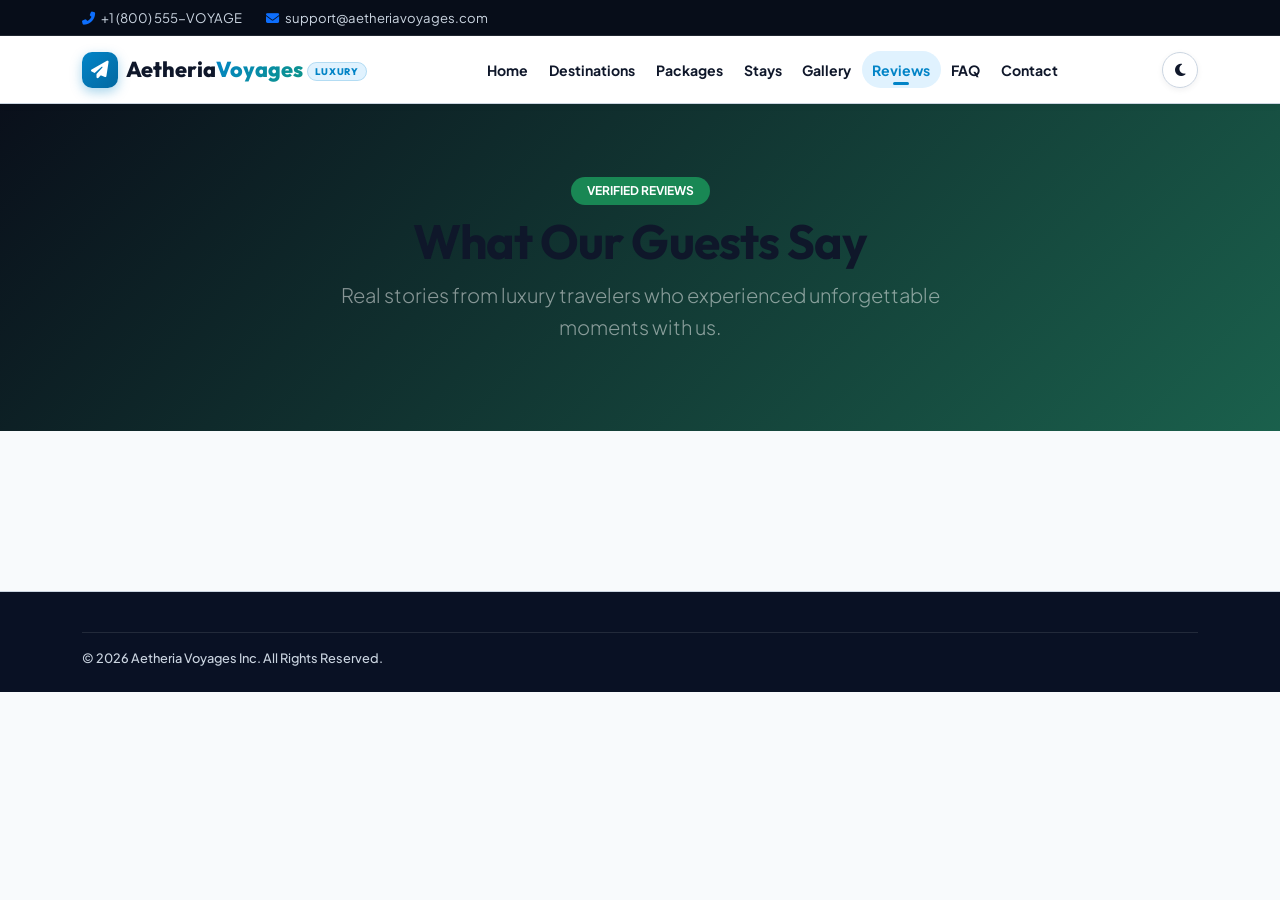
<file: reviews.html>
<!DOCTYPE html>
<html lang="en" data-theme="light">
<head>
  <meta charset="UTF-8">
  <meta name="viewport" content="width=device-width, initial-scale=1.0">
  <title>Verified Guest Reviews | Aetheria Voyages</title>
  <meta name="description" content="Read real reviews and feedback from verified luxury travelers with Aetheria Voyages.">
  <meta name="keywords" content="traveler reviews, guest feedback, customer testimonials, luxury travel reviews">

  <link rel="preconnect" href="https://fonts.googleapis.com">
  <link rel="preconnect" href="https://fonts.gstatic.com" crossorigin>
  <link href="https://fonts.googleapis.com/css2?family=Outfit:wght@400;500;600;700;800&family=Plus+Jakarta+Sans:wght@400;500;600;700&display=swap" rel="stylesheet">
  <link href="https://cdn.jsdelivr.net/npm/bootstrap@5.3.2/dist/css/bootstrap.min.css" rel="stylesheet">
  <link rel="stylesheet" href="https://cdnjs.cloudflare.com/ajax/libs/font-awesome/6.4.2/css/all.min.css">

  <link rel="stylesheet" href="assets/css/base.css">
  <link rel="stylesheet" href="assets/css/navbar.css">
  <link rel="stylesheet" href="assets/css/reviews-faq.css">
  <link rel="stylesheet" href="assets/css/chatbot-footer.css">
</head>
<body>

  <!-- Preloader Screen -->
  <div id="pagePreloader">
    <div class="preloader-brand-box">
      <div class="preloader-icon-glow"><i class="fas fa-paper-plane"></i></div>
      <h2 class="preloader-title">Aetheria <span>Voyages</span></h2>
      <span class="preloader-badge">LUXURY CELESTIAL ESCAPES</span>
      <div class="preloader-progress-track"><div class="preloader-progress-fill"></div></div>
      <span class="preloader-status">Loading Guest Reviews...</span>
    </div>
  </div>

  <!-- Top Announcement Bar -->
  <div class="top-bar d-none d-md-block">
    <div class="container">
      <div class="d-flex justify-content-between align-items-center">
        <div class="d-flex align-items-center gap-4">
          <span><i class="fas fa-phone-alt text-primary me-1"></i> +1 (800) 555-VOYAGE</span>
          <span><i class="fas fa-envelope text-primary me-1"></i> support@aetheriavoyages.com</span>
        </div>
      </div>
    </div>
  </div>

  <!-- Navbar -->
  <nav class="navbar navbar-expand-lg navbar-custom">
    <div class="container">
      <a class="navbar-brand navbar-brand-logo" href="index.html">
        <div class="brand-icon-box"><i class="fas fa-paper-plane"></i></div>
        <div><span>Aetheria</span><span class="text-gradient">Voyages</span><span class="brand-subtitle-badge">LUXURY</span></div>
      </a>
      <button class="navbar-toggler border-0 shadow-none" type="button" data-bs-toggle="offcanvas" data-bs-target="#mobileNavDrawer"><i class="fas fa-bars fs-3 text-main"></i></button>

      <div class="collapse navbar-collapse" id="navbarContent">
        <ul class="navbar-nav mx-auto mb-2 mb-lg-0">
          <li class="nav-item"><a class="nav-link nav-link-custom" href="index.html">Home</a></li>
          <li class="nav-item"><a class="nav-link nav-link-custom" href="destinations.html">Destinations</a></li>
          <li class="nav-item"><a class="nav-link nav-link-custom" href="packages.html">Packages</a></li>
          <li class="nav-item"><a class="nav-link nav-link-custom" href="stays.html">Stays</a></li>
          <li class="nav-item"><a class="nav-link nav-link-custom" href="gallery.html">Gallery</a></li>
          <li class="nav-item"><a class="nav-link nav-link-custom active" href="reviews.html">Reviews</a></li>
          <li class="nav-item"><a class="nav-link nav-link-custom" href="faq.html">FAQ</a></li>
          <li class="nav-item"><a class="nav-link nav-link-custom" href="contact.html">Contact</a></li>
        </ul>

        <div class="navbar-action-group">
          <button id="themeToggleBtn" class="action-icon-btn" title="Toggle Theme"><i id="themeIcon" class="fas fa-moon"></i></button>
        </div>
      </div>
    </div>
  </nav>

  <!-- Page Header -->
  <section class="bg-dark text-white py-5 text-center position-relative" style="background: linear-gradient(135deg, rgba(7, 13, 25, 0.9) 0%, rgba(16, 185, 129, 0.4) 100%), url('https://images.unsplash.com/photo-1517841905240-472988babdf9?auto=format&fit=crop&w=1600&q=80') center/cover;">
    <div class="container py-4">
      <span class="badge bg-success px-3 py-2 rounded-pill mb-2">VERIFIED REVIEWS</span>
      <h1 class="fw-bold display-5">What Our Guests Say</h1>
      <p class="lead text-white-50 mx-auto" style="max-width: 600px;">Real stories from luxury travelers who experienced unforgettable moments with us.</p>
    </div>
  </section>

  <!-- Reviews Section -->
  <section id="testimonials" class="section-padding bg-section-alt">
    <div class="container">
      <div id="testimonialsSlider" class="row g-4"></div>
    </div>
  </section>

  <!-- Footer -->
  <footer class="footer-section">
    <div class="container">
      <div class="border-top border-secondary border-opacity-25 pt-3 d-flex justify-content-between align-items-center flex-wrap gap-2 small">
        <div class="footer-text-bright" style="font-size:0.8rem;">&copy; 2026 Aetheria Voyages Inc. All Rights Reserved.</div>
      </div>
    </div>
  </footer>

  <script src="https://cdn.jsdelivr.net/npm/bootstrap@5.3.2/dist/js/bootstrap.bundle.min.js"></script>
  <script src="assets/js/data.js"></script>
  <script src="assets/js/app.js"></script>
</body>
</html>
</file>
<file: assets/css/base.css>
/* ==========================================================================
   WANDERLUST HORIZON - Base CSS (Tokens, High-Contrast Typography & Resets)
   ========================================================================== */

/* --------------------------------------------------------------------------
   1. Design Tokens & Root Variables (High Contrast System)
   -------------------------------------------------------------------------- */
:root {
  /* Brand Color Palette */
  --primary: #0284c7;           /* Ocean Azure */
  --primary-hover: #0369a1;
  --primary-light: #e0f2fe;
  --secondary: #0d9488;         /* Tropical Teal */
  --secondary-hover: #0f766e;
  --accent: #f59e0b;            /* Sun Gold */
  --accent-hover: #d97706;
  --danger: #ef4444;
  --success: #10b981;

  /* Neutral Spectrum (Light Theme - Sharp Contrast) */
  --bg-main: #f8fafc;
  --bg-section-alt: #f1f5f9;
  --bg-card: #ffffff;
  --bg-glass: rgba(255, 255, 255, 0.95);
  --bg-glass-card: #ffffff;
  --border-color: #cbd5e1;
  --border-focus: #0284c7;
  --text-main: #0f172a;         /* Deep Slate - 100% Readable */
  --text-muted: #475569;        /* Medium Slate - High Contrast */
  --text-inverse: #ffffff;
  
  /* Shadows & Elevation */
  --shadow-sm: 0 2px 6px rgba(15, 23, 42, 0.06);
  --shadow-md: 0 8px 24px rgba(15, 23, 42, 0.08);
  --shadow-lg: 0 16px 40px rgba(15, 23, 42, 0.14);
  --shadow-glow: 0 0 25px rgba(2, 132, 199, 0.25);
  --glass-border: 1px solid rgba(203, 213, 225, 0.6);

  /* Typography */
  --font-heading: 'Outfit', sans-serif;
  --font-body: 'Plus Jakarta Sans', sans-serif;
  
  /* Layout & Animations */
  --radius-sm: 8px;
  --radius-md: 16px;
  --radius-lg: 24px;
  --radius-pill: 9999px;
  --transition: all 0.3s cubic-bezier(0.4, 0, 0.2, 1);
}

/* Dark Theme Overrides (Rich & Sharp Dark Mode) */
[data-theme="dark"] {
  --bg-main: #090f1d;
  --bg-section-alt: #0f172a;
  --bg-card: #15203b;
  --bg-glass: rgba(15, 23, 42, 0.95);
  --bg-glass-card: #15203b;
  --border-color: #273552;
  --border-focus: #38bdf8;
  --text-main: #f8fafc;
  --text-muted: #94a3b8;
  --text-inverse: #0f172a;
  --primary-light: rgba(2, 132, 199, 0.2);
  --shadow-sm: 0 2px 8px rgba(0, 0, 0, 0.3);
  --shadow-md: 0 8px 25px rgba(0, 0, 0, 0.45);
  --shadow-lg: 0 16px 50px rgba(0, 0, 0, 0.65);
  --glass-border: 1px solid rgba(255, 255, 255, 0.12);
}

/* --------------------------------------------------------------------------
   2. Base & Typography Reset
   -------------------------------------------------------------------------- */
* {
  box-sizing: border-box;
  margin: 0;
  padding: 0;
}

html {
  scroll-behavior: smooth;
  font-size: 16px;
}

body {
  font-family: var(--font-body);
  background-color: var(--bg-main);
  color: var(--text-main);
  line-height: 1.6;
  overflow-x: hidden;
  transition: background-color 0.3s ease, color 0.3s ease;
}

h1, h2, h3, h4, h5, h6, .font-heading {
  font-family: var(--font-heading);
  font-weight: 700;
  color: var(--text-main);
  letter-spacing: -0.02em;
}

a {
  text-decoration: none;
  color: var(--primary);
  transition: var(--transition);
}

a:hover {
  color: var(--primary-hover);
}

/* Custom Scrollbar */
::-webkit-scrollbar {
  width: 10px;
}
::-webkit-scrollbar-track {
  background: var(--bg-main);
}
::-webkit-scrollbar-thumb {
  background: var(--primary);
  border-radius: var(--radius-pill);
}
::-webkit-scrollbar-thumb:hover {
  background: var(--primary-hover);
}

/* --------------------------------------------------------------------------
   3. Common Utilities & Buttons
   -------------------------------------------------------------------------- */
.glass-effect {
  background: var(--bg-glass);
  backdrop-filter: blur(16px);
  -webkit-backdrop-filter: blur(16px);
  border: var(--glass-border);
}

.glass-card {
  background: var(--bg-card);
  border: 1px solid var(--border-color);
  border-radius: var(--radius-md);
  box-shadow: var(--shadow-sm);
}

.section-padding {
  padding: 5rem 0;
}

.section-title {
  font-size: 2.5rem;
  font-weight: 800;
  margin-bottom: 0.75rem;
  color: var(--text-main);
}

.section-subtitle {
  color: var(--primary);
  text-transform: uppercase;
  font-weight: 800;
  letter-spacing: 2px;
  font-size: 0.875rem;
  display: block;
  margin-bottom: 0.5rem;
}

.text-gradient {
  background: linear-gradient(135deg, var(--primary) 0%, #0d9488 100%);
  -webkit-background-clip: text;
  -webkit-text-fill-color: transparent;
}

/* High Contrast Buttons */
.btn-brand {
  background: linear-gradient(135deg, var(--primary) 0%, #0284c7 100%);
  color: #ffffff !important;
  font-weight: 700;
  padding: 0.75rem 1.75rem;
  border-radius: var(--radius-pill);
  border: none;
  box-shadow: 0 4px 15px rgba(2, 132, 199, 0.35);
  transition: var(--transition);
  display: inline-flex;
  align-items: center;
  gap: 0.5rem;
}

.btn-brand:hover {
  transform: translateY(-2px);
  box-shadow: 0 8px 25px rgba(2, 132, 199, 0.5);
  background: linear-gradient(135deg, #0369a1 0%, var(--primary) 100%);
}

.btn-accent {
  background: linear-gradient(135deg, var(--accent) 0%, #d97706 100%);
  color: #ffffff !important;
  font-weight: 700;
  padding: 0.75rem 1.75rem;
  border-radius: var(--radius-pill);
  border: none;
  box-shadow: 0 4px 15px rgba(245, 158, 11, 0.35);
  transition: var(--transition);
}

.btn-accent:hover {
  transform: translateY(-2px);
  box-shadow: 0 8px 25px rgba(245, 158, 11, 0.5);
}

.btn-outline-brand {
  border: 2px solid var(--primary);
  color: var(--primary);
  background: transparent;
  font-weight: 700;
  padding: 0.65rem 1.5rem;
  border-radius: var(--radius-pill);
  transition: var(--transition);
}

.btn-outline-brand:hover {
  background: var(--primary);
  color: #ffffff !important;
  transform: translateY(-2px);
  box-shadow: 0 4px 15px rgba(2, 132, 199, 0.3);
}

/* Badges */
.badge-pill-custom {
  padding: 0.35rem 0.85rem;
  border-radius: var(--radius-pill);
  font-size: 0.75rem;
  font-weight: 700;
  letter-spacing: 0.5px;
}

.badge-tag {
  background: var(--primary-light);
  color: var(--primary);
  border-radius: var(--radius-pill);
  padding: 0.35rem 0.85rem;
  font-size: 0.8rem;
  font-weight: 700;
}

/* --------------------------------------------------------------------------
   5. Website Initial Brand Preloader Overlay
   -------------------------------------------------------------------------- */
#pagePreloader {
  position: fixed;
  top: 0;
  left: 0;
  width: 100vw;
  height: 100vh;
  background: #060b17;
  z-index: 99999;
  display: flex;
  flex-direction: column;
  align-items: center;
  justify-content: center;
  transition: opacity 0.6s ease, visibility 0.6s ease;
  color: #ffffff;
}

.preloader-brand-box {
  text-align: center;
  display: flex;
  flex-direction: column;
  align-items: center;
}

.preloader-icon-glow {
  width: 72px;
  height: 72px;
  border-radius: 20px;
  background: linear-gradient(135deg, var(--primary) 0%, #0369a1 100%);
  color: #ffffff;
  display: flex;
  align-items: center;
  justify-content: center;
  font-size: 2.2rem;
  box-shadow: 0 10px 30px rgba(2, 132, 199, 0.5);
  margin-bottom: 1.25rem;
  animation: preloaderPulse 2s infinite ease-in-out;
}

@keyframes preloaderPulse {
  0% { transform: scale(1); box-shadow: 0 10px 30px rgba(2, 132, 199, 0.4); }
  50% { transform: scale(1.1) rotate(5deg); box-shadow: 0 15px 40px rgba(2, 132, 199, 0.7); }
  100% { transform: scale(1); box-shadow: 0 10px 30px rgba(2, 132, 199, 0.4); }
}

.preloader-title {
  font-family: var(--font-heading);
  font-weight: 800;
  font-size: 2rem;
  color: #ffffff;
  margin-bottom: 0.25rem;
  letter-spacing: -0.02em;
}

.preloader-title span {
  background: linear-gradient(135deg, #38bdf8 0%, #34d399 100%);
  -webkit-background-clip: text;
  -webkit-text-fill-color: transparent;
}

.preloader-badge {
  font-size: 0.7rem;
  font-weight: 800;
  letter-spacing: 2px;
  text-transform: uppercase;
  color: var(--primary);
  background: rgba(2, 132, 199, 0.15);
  border: 1px solid rgba(2, 132, 199, 0.3);
  padding: 0.25rem 0.85rem;
  border-radius: var(--radius-pill);
  margin-bottom: 2rem;
}

.preloader-progress-track {
  width: 220px;
  height: 4px;
  background: rgba(255, 255, 255, 0.1);
  border-radius: 4px;
  overflow: hidden;
  position: relative;
  margin-bottom: 1rem;
}

.preloader-progress-fill {
  width: 100%;
  height: 100%;
  background: linear-gradient(90deg, var(--primary), var(--secondary), var(--accent));
  border-radius: 4px;
  animation: preloaderFill 1.2s ease-in-out infinite;
}

@keyframes preloaderFill {
  0% { transform: translateX(-100%); }
  100% { transform: translateX(100%); }
}

.preloader-status {
  font-size: 0.82rem;
  font-weight: 600;
  color: #94a3b8;
  letter-spacing: 0.5px;
}
</file>
<file: assets/css/navbar.css>
/* ==========================================================================
   AETHERIA VOYAGES - Premium Navigation & Responsive Action Bar CSS
   ========================================================================== */

/* --------------------------------------------------------------------------
   1. Top Announcement / Contact Bar
   -------------------------------------------------------------------------- */
.top-bar {
  background: #070d19;
  color: #cbd5e1;
  font-size: 0.82rem;
  padding: 0.45rem 0;
  border-bottom: 1px solid rgba(255, 255, 255, 0.1);
  position: relative;
  z-index: 1045;
}

.top-bar a {
  color: #cbd5e1;
}

.top-bar a:hover {
  color: #38bdf8;
}

.promo-badge-top {
  background: linear-gradient(135deg, var(--accent) 0%, #d97706 100%);
  color: #ffffff;
  padding: 0.2rem 0.55rem;
  border-radius: var(--radius-pill);
  font-size: 0.7rem;
  font-weight: 800;
  letter-spacing: 0.5px;
  box-shadow: 0 2px 8px rgba(245, 158, 11, 0.4);
}

/* --------------------------------------------------------------------------
   2. Main Fixed Navbar
   -------------------------------------------------------------------------- */
.navbar-custom {
  position: sticky;
  top: 0;
  left: 0;
  right: 0;
  z-index: 1040;
  padding: 0.65rem 0;
  background: var(--bg-glass);
  backdrop-filter: blur(24px);
  -webkit-backdrop-filter: blur(24px);
  border-bottom: 1px solid var(--border-color);
  box-shadow: var(--shadow-sm);
  transition: var(--transition);
}

.navbar-custom.scrolled {
  padding: 0.45rem 0;
  box-shadow: var(--shadow-md);
  border-bottom-color: var(--primary-light);
}

/* Logo Styling */
.navbar-brand-logo {
  font-family: var(--font-heading);
  font-weight: 800;
  font-size: 1.35rem;
  color: var(--text-main);
  display: flex;
  align-items: center;
  gap: 0.5rem;
}

.brand-icon-box {
  width: 36px;
  height: 36px;
  border-radius: 10px;
  background: linear-gradient(135deg, var(--primary) 0%, #0369a1 100%);
  color: #ffffff;
  display: flex;
  align-items: center;
  justify-content: center;
  font-size: 1.1rem;
  box-shadow: 0 4px 12px rgba(2, 132, 199, 0.35);
  transition: var(--transition);
}

.navbar-brand-logo:hover .brand-icon-box {
  transform: rotate(-8deg) scale(1.05);
}

.brand-subtitle-badge {
  font-size: 0.6rem;
  font-weight: 800;
  letter-spacing: 0.8px;
  text-transform: uppercase;
  color: var(--primary);
  background: var(--primary-light);
  padding: 0.15rem 0.45rem;
  border-radius: var(--radius-pill);
  vertical-align: middle;
  margin-left: 0.25rem;
  border: 1px solid rgba(2, 132, 199, 0.2);
}

/* Navigation Links */
.nav-link-custom {
  font-weight: 700;
  font-size: 0.88rem;
  color: var(--text-main) !important;
  padding: 0.45rem 0.65rem !important;
  border-radius: var(--radius-pill);
  position: relative;
  transition: var(--transition);
  white-space: nowrap;
}

.nav-link-custom:hover,
.nav-link-custom.active {
  color: var(--primary) !important;
  background: var(--primary-light);
}

.nav-link-custom.active::after {
  content: '';
  position: absolute;
  bottom: 3px;
  left: 50%;
  width: 16px;
  height: 3px;
  background: var(--primary);
  border-radius: 2px;
  transform: translateX(-50%);
}

/* Navbar Action Buttons & Cluster */
.navbar-action-group {
  display: flex;
  align-items: center;
  gap: 0.45rem;
  flex-wrap: nowrap;
}

.action-icon-btn {
  width: 36px;
  height: 36px;
  border-radius: 50%;
  display: inline-flex;
  align-items: center;
  justify-content: center;
  background: var(--bg-card);
  border: 1px solid var(--border-color);
  color: var(--text-main);
  position: relative;
  cursor: pointer;
  transition: var(--transition);
  font-size: 0.88rem;
  box-shadow: var(--shadow-sm);
  flex-shrink: 0;
}

.action-icon-btn:hover {
  background: var(--primary);
  color: #ffffff;
  border-color: var(--primary);
  transform: translateY(-2px);
  box-shadow: 0 4px 12px rgba(2, 132, 199, 0.35);
}

.badge-count {
  position: absolute;
  top: -3px;
  right: -3px;
  background: var(--accent);
  color: #ffffff;
  font-size: 0.65rem;
  font-weight: 800;
  width: 18px;
  height: 18px;
  border-radius: 50%;
  display: flex;
  align-items: center;
  justify-content: center;
  border: 2px solid var(--bg-card);
  box-shadow: 0 2px 4px rgba(0,0,0,0.2);
}

/* Navbar CTA Buttons */
.nav-btn-signin {
  font-size: 0.82rem;
  font-weight: 700;
  padding: 0.4rem 0.85rem;
  white-space: nowrap;
  flex-shrink: 0;
}

.nav-btn-book {
  font-size: 0.82rem;
  font-weight: 800;
  padding: 0.4rem 1rem;
  white-space: nowrap;
  flex-shrink: 0;
  display: inline-flex !important;
  align-items: center;
  gap: 0.35rem;
}

/* Mobile Drawer */
.navbar-mobile-drawer {
  background: var(--bg-card);
  color: var(--text-main);
}

.navbar-mobile-drawer .nav-link {
  font-size: 1.05rem;
  font-weight: 700;
  padding: 0.75rem 1rem;
  border-radius: var(--radius-md);
  color: var(--text-main);
  display: flex;
  align-items: center;
  gap: 0.75rem;
  transition: var(--transition);
}

.navbar-mobile-drawer .nav-link:hover,
.navbar-mobile-drawer .nav-link.active {
  background: var(--primary-light);
  color: var(--primary);
}
</file>
<file: assets/css/chatbot-footer.css>
/* ==========================================================================
   WANDERLUST HORIZON - Floating AI Chatbot & High-Visibility Footer CSS
   ========================================================================== */

/* --------------------------------------------------------------------------
   1. Floating AI Chatbot Popover
   -------------------------------------------------------------------------- */
.floating-chatbot-btn {
  position: fixed;
  bottom: 2rem;
  right: 2rem;
  width: 54px;
  height: 54px;
  border-radius: 50%;
  background: linear-gradient(135deg, var(--primary) 0%, var(--secondary) 100%);
  color: #ffffff;
  display: flex;
  align-items: center;
  justify-content: center;
  font-size: 1.35rem;
  box-shadow: 0 8px 20px rgba(2, 132, 199, 0.4);
  cursor: pointer;
  z-index: 1030;
  transition: var(--transition);
}

.floating-chatbot-btn:hover {
  transform: scale(1.08) rotate(10deg);
  box-shadow: 0 12px 25px rgba(2, 132, 199, 0.55);
}

.chatbot-box {
  position: fixed;
  bottom: 5.5rem;
  right: 2rem;
  width: 340px;
  height: 440px;
  background: var(--bg-card);
  border-radius: var(--radius-md);
  box-shadow: var(--shadow-lg);
  border: 1px solid var(--border-color);
  z-index: 1035;
  display: flex;
  flex-direction: column;
  overflow: hidden;
  transition: var(--transition);
}

.chatbot-box.hidden {
  display: none !important;
}

.chatbot-header {
  background: linear-gradient(135deg, var(--primary) 0%, #0369a1 100%);
  color: #ffffff;
  padding: 0.85rem 1rem;
  display: flex;
  justify-content: space-between;
  align-items: center;
}

.chatbot-messages {
  flex-grow: 1;
  padding: 0.85rem;
  overflow-y: auto;
  display: flex;
  flex-direction: column;
  gap: 0.65rem;
}

.chat-bubble {
  max-width: 85%;
  padding: 0.55rem 0.85rem;
  border-radius: var(--radius-md);
  font-size: 0.85rem;
  line-height: 1.4;
}

.chat-bubble.bot {
  background: var(--bg-section-alt);
  color: var(--text-main);
  align-self: flex-start;
  border-bottom-left-radius: 2px;
  border: 1px solid var(--border-color);
}

.chat-bubble.user {
  background: var(--primary);
  color: #ffffff;
  align-self: flex-end;
  border-bottom-right-radius: 2px;
}

/* --------------------------------------------------------------------------
   2. Pre-Footer Trust Bar & High-Visibility Compact Footer
   -------------------------------------------------------------------------- */
.pre-footer-trust-bar {
  background: #091124;
  color: #ffffff;
  padding: 1.25rem 0;
  border-top: 2px solid rgba(2, 132, 199, 0.4);
  border-bottom: 1px solid rgba(255, 255, 255, 0.12);
}

.trust-feature-box {
  display: flex;
  align-items: center;
  gap: 0.75rem;
}

.trust-icon-wrap {
  width: 40px;
  height: 40px;
  border-radius: 10px;
  background: rgba(2, 132, 199, 0.25);
  border: 1px solid rgba(56, 189, 248, 0.4);
  color: #38bdf8;
  display: flex;
  align-items: center;
  justify-content: center;
  font-size: 1.15rem;
  flex-shrink: 0;
}

.trust-feature-box h6 {
  color: #ffffff !important;
  font-weight: 800;
  font-size: 0.95rem;
}

.trust-feature-box span {
  color: #cbd5e1 !important;
  font-weight: 600;
  font-size: 0.82rem;
}

.footer-section {
  background: #091124;
  color: #e2e8f0;
  padding-top: 2.5rem;
  padding-bottom: 1.5rem;
}

.footer-title {
  color: #ffffff !important;
  font-size: 0.95rem;
  font-weight: 800;
  margin-bottom: 0.85rem;
  text-transform: uppercase;
  letter-spacing: 0.8px;
  text-shadow: 0 1px 3px rgba(0, 0, 0, 0.5);
}

.footer-text-bright {
  color: #cbd5e1 !important;
  font-size: 0.88rem;
  font-weight: 500;
  line-height: 1.5;
}

.footer-links {
  list-style: none;
  padding: 0;
  margin: 0;
}

.footer-links li {
  margin-bottom: 0.45rem;
}

.footer-links a {
  color: #f1f5f9 !important;        /* Crisp Bright White-Slate */
  font-size: 0.88rem;
  font-weight: 600;
  transition: var(--transition);
  display: inline-flex;
  align-items: center;
  gap: 0.3rem;
}

.footer-links a:hover {
  color: #38bdf8 !important;         /* Vibrant Cyan Highlight */
  transform: translateX(4px);
}

.social-icon-btn {
  width: 34px;
  height: 34px;
  border-radius: 50%;
  background: rgba(255, 255, 255, 0.12);
  border: 1px solid rgba(255, 255, 255, 0.2);
  color: #ffffff !important;
  display: inline-flex;
  align-items: center;
  justify-content: center;
  transition: var(--transition);
  font-size: 0.9rem;
}

.social-icon-btn:hover {
  background: var(--primary);
  border-color: var(--primary);
  color: #ffffff !important;
  transform: translateY(-2px);
  box-shadow: 0 4px 12px rgba(2, 132, 199, 0.5);
}

/* Newsletter Input Box */
.footer-newsletter-box {
  background: rgba(255, 255, 255, 0.07);
  border: 1px solid rgba(255, 255, 255, 0.18);
  border-radius: var(--radius-md);
  padding: 1.1rem;
  box-shadow: 0 4px 15px rgba(0, 0, 0, 0.2);
}

/* Payment Badge Cards */
.payment-badge {
  background: rgba(255, 255, 255, 0.1);
  border: 1px solid rgba(255, 255, 255, 0.2);
  padding: 0.25rem 0.65rem;
  border-radius: var(--radius-sm);
  color: #ffffff !important;
  font-size: 0.78rem;
  font-weight: 700;
}

/* Responsive Tweaks */
@media (max-width: 991.98px) {
  .hero-title {
    font-size: 2.5rem;
  }
  .search-field-group {
    border-right: none;
    border-bottom: 1px solid var(--border-color);
    padding: 0.8rem 0;
  }
  .search-field-group:last-child {
    border-bottom: none;
  }
}

@media (max-width: 575.98px) {
  .hero-title {
    font-size: 2rem;
  }
  .section-title {
    font-size: 1.8rem;
  }
  .chatbot-box {
    width: calc(100vw - 2rem);
    right: 1rem;
    left: 1rem;
  }
}
</file>
<file: assets/css/destinations.css>
/* ==========================================================================
   WANDERLUST HORIZON - Destinations Component CSS (High Contrast)
   ========================================================================== */

#destinations {
  background-color: var(--bg-section-alt);
  border-bottom: 1px solid var(--border-color);
}

.destination-card {
  position: relative;
  border-radius: var(--radius-md);
  overflow: hidden;
  height: 360px;
  box-shadow: var(--shadow-md);
  border: 1px solid var(--border-color);
  transition: var(--transition);
  cursor: pointer;
}

.destination-card img {
  width: 100%;
  height: 100%;
  object-fit: cover;
  transition: transform 0.6s ease;
}

.destination-card-overlay {
  position: absolute;
  inset: 0;
  background: linear-gradient(to top, rgba(11, 19, 41, 0.95) 0%, rgba(11, 19, 41, 0.3) 65%, transparent 100%);
  display: flex;
  flex-direction: column;
  justify-content: flex-end;
  padding: 1.5rem;
  color: #ffffff;
  transition: var(--transition);
}

.destination-card:hover img {
  transform: scale(1.08);
}

.destination-card:hover {
  transform: translateY(-6px);
  box-shadow: var(--shadow-lg);
  border-color: var(--primary);
}

.destination-price-badge {
  position: absolute;
  top: 1rem;
  right: 1rem;
  background: var(--bg-card);
  color: var(--text-main);
  padding: 0.4rem 0.9rem;
  border-radius: var(--radius-pill);
  font-weight: 800;
  font-size: 0.85rem;
  border: 1px solid var(--border-color);
  box-shadow: var(--shadow-sm);
}
</file>
<file: assets/css/reviews-faq.css>
/* ==========================================================================
   WANDERLUST HORIZON - Customer Reviews & FAQ Accordion CSS (High Contrast)
   ========================================================================== */

#testimonials {
  background-color: var(--bg-main);
  border-bottom: 1px solid var(--border-color);
}

.testimonial-card {
  background: var(--bg-card);
  border: 1px solid var(--border-color);
  border-radius: var(--radius-md);
  padding: 1.75rem;
  box-shadow: var(--shadow-sm);
  transition: var(--transition);
}

.testimonial-card:hover {
  transform: translateY(-4px);
  box-shadow: var(--shadow-md);
  border-color: var(--primary);
}

#faq {
  background-color: var(--bg-section-alt);
  border-bottom: 1px solid var(--border-color);
}

.faq-accordion .accordion-item {
  border: 1px solid var(--border-color) !important;
  margin-bottom: 1rem;
  border-radius: var(--radius-md) !important;
  overflow: hidden;
  box-shadow: var(--shadow-sm);
  background: var(--bg-card);
}

.faq-accordion .accordion-button {
  background: var(--bg-card);
  color: var(--text-main);
  font-weight: 700;
  padding: 1.2rem 1.5rem;
  box-shadow: none !important;
}

.faq-accordion .accordion-button:not(.collapsed) {
  background: var(--primary-light);
  color: var(--primary);
}

.faq-accordion .accordion-body {
  background: var(--bg-card);
  color: var(--text-muted);
  padding: 1.2rem 1.5rem;
  font-size: 0.95rem;
}
</file>
<file: assets/css/packages.css>
/* ==========================================================================
   WANDERLUST HORIZON - Travel Packages & Details Modal CSS (High Contrast)
   ========================================================================== */

#packages {
  background-color: var(--bg-main);
  border-bottom: 1px solid var(--border-color);
}

.filter-card-sidebar {
  background: var(--bg-card);
  border-radius: var(--radius-md);
  padding: 1.5rem;
  border: 1px solid var(--border-color);
  box-shadow: var(--shadow-sm);
}

.package-card {
  background: var(--bg-card);
  border-radius: var(--radius-md);
  overflow: hidden;
  border: 1px solid var(--border-color);
  box-shadow: var(--shadow-sm);
  transition: var(--transition);
  display: flex;
  flex-direction: column;
  height: 100%;
}

.package-card:hover {
  transform: translateY(-6px);
  box-shadow: var(--shadow-md);
  border-color: var(--primary);
}

.package-img-container {
  position: relative;
  height: 220px;
  overflow: hidden;
}

.package-img-container img {
  width: 100%;
  height: 100%;
  object-fit: cover;
  transition: transform 0.5s ease;
}

.package-card:hover .package-img-container img {
  transform: scale(1.06);
}

.package-wishlist-btn {
  position: absolute;
  top: 1rem;
  right: 1rem;
  width: 38px;
  height: 38px;
  border-radius: 50%;
  background: #ffffff;
  color: #64748b;
  border: 1px solid var(--border-color);
  box-shadow: 0 4px 10px rgba(0,0,0,0.15);
  display: flex;
  align-items: center;
  justify-content: center;
  cursor: pointer;
  transition: var(--transition);
  z-index: 2;
}

.package-wishlist-btn.active,
.package-wishlist-btn:hover {
  background: #ffffff;
  color: var(--danger);
  transform: scale(1.1);
}

.package-duration-pill {
  position: absolute;
  bottom: 1rem;
  left: 1rem;
  background: rgba(11, 19, 41, 0.85);
  backdrop-filter: blur(6px);
  color: #ffffff;
  padding: 0.3rem 0.85rem;
  border-radius: var(--radius-pill);
  font-size: 0.78rem;
  font-weight: 700;
  border: 1px solid rgba(255, 255, 255, 0.2);
}

.package-body {
  padding: 1.5rem;
  display: flex;
  flex-direction: column;
  flex-grow: 1;
}

.package-title {
  font-size: 1.2rem;
  font-weight: 800;
  margin-bottom: 0.5rem;
  line-height: 1.35;
  color: var(--text-main);
}

.package-meta {
  display: flex;
  align-items: center;
  gap: 1rem;
  font-size: 0.85rem;
  color: var(--text-muted);
  margin-bottom: 0.8rem;
  font-weight: 600;
}

.rating-stars {
  color: var(--accent);
  font-weight: 800;
  display: flex;
  align-items: center;
  gap: 0.25rem;
}

.package-price-wrap {
  margin-top: auto;
  padding-top: 1rem;
  border-top: 1px dashed var(--border-color);
  display: flex;
  align-items: center;
  justify-content: space-between;
}

.price-amount {
  font-size: 1.5rem;
  font-weight: 800;
  color: var(--primary);
}

.price-original {
  font-size: 0.85rem;
  text-decoration: line-through;
  color: var(--text-muted);
  margin-left: 0.3rem;
}

/* Package Details Modal & Itinerary */
.itinerary-step {
  position: relative;
  padding-left: 2rem;
  margin-bottom: 1.5rem;
  border-left: 2px dashed var(--primary);
}

.itinerary-step::before {
  content: '';
  position: absolute;
  left: -9px;
  top: 0;
  width: 16px;
  height: 16px;
  border-radius: 50%;
  background: var(--primary);
  border: 3px solid var(--bg-card);
}

.itinerary-day-title {
  font-size: 1.1rem;
  font-weight: 800;
  color: var(--primary);
  margin-bottom: 0.3rem;
}

.feature-check-list li {
  display: flex;
  align-items: center;
  gap: 0.5rem;
  margin-bottom: 0.5rem;
  font-size: 0.9rem;
  color: var(--text-main);
}

.feature-check-list li i.fa-check-circle {
  color: var(--success);
}

.feature-check-list li i.fa-times-circle {
  color: var(--danger);
}
</file>
<file: assets/css/booking.css>
/* ==========================================================================
   WANDERLUST HORIZON - Booking System & Digital E-Ticket CSS
   ========================================================================== */

.step-progress-bar {
  display: flex;
  justify-content: space-between;
  position: relative;
  margin-bottom: 2rem;
}

.step-progress-bar::before {
  content: '';
  position: absolute;
  top: 50%;
  left: 0;
  right: 0;
  height: 3px;
  background: var(--border-color);
  z-index: 1;
  transform: translateY(-50%);
}

.step-item {
  position: relative;
  z-index: 2;
  background: var(--bg-card);
  width: 40px;
  height: 40px;
  border-radius: 50%;
  border: 2px solid var(--border-color);
  display: flex;
  align-items: center;
  justify-content: center;
  font-weight: 700;
  color: var(--text-muted);
  transition: var(--transition);
}

.step-item.active {
  border-color: var(--primary);
  background: var(--primary);
  color: #ffffff;
  box-shadow: 0 0 12px rgba(2, 132, 199, 0.4);
}

.step-item.completed {
  border-color: var(--success);
  background: var(--success);
  color: #ffffff;
}

/* Digital E-Ticket Styling */
.eticket-container {
  background: var(--bg-card);
  border: 2px dashed var(--primary);
  border-radius: var(--radius-md);
  padding: 2rem;
  position: relative;
  overflow: hidden;
  box-shadow: var(--shadow-md);
}

.eticket-header {
  border-bottom: 2px solid var(--border-color);
  padding-bottom: 1rem;
  margin-bottom: 1.5rem;
  display: flex;
  justify-content: space-between;
  align-items: center;
}

.eticket-stamp {
  border: 2px solid var(--success);
  color: var(--success);
  text-transform: uppercase;
  font-weight: 900;
  padding: 0.4rem 1rem;
  border-radius: var(--radius-sm);
  transform: rotate(-10deg);
  letter-spacing: 2px;
}
</file>
<file: assets/css/gallery.css>
/* ==========================================================================
   WANDERLUST HORIZON - Stays, Experiences & Lightbox Gallery CSS
   ========================================================================== */

.gallery-item-card {
  position: relative;
  border-radius: var(--radius-md);
  overflow: hidden;
  height: 280px;
  cursor: pointer;
}

.gallery-item-card img {
  width: 100%;
  height: 100%;
  object-fit: cover;
  transition: transform 0.5s ease;
}

.gallery-item-card:hover img {
  transform: scale(1.1);
}

.gallery-overlay {
  position: absolute;
  inset: 0;
  background: rgba(15, 23, 42, 0.5);
  display: flex;
  align-items: center;
  justify-content: center;
  opacity: 0;
  transition: var(--transition);
  color: #ffffff;
  font-size: 1.5rem;
}

.gallery-item-card:hover .gallery-overlay {
  opacity: 1;
}
</file>
